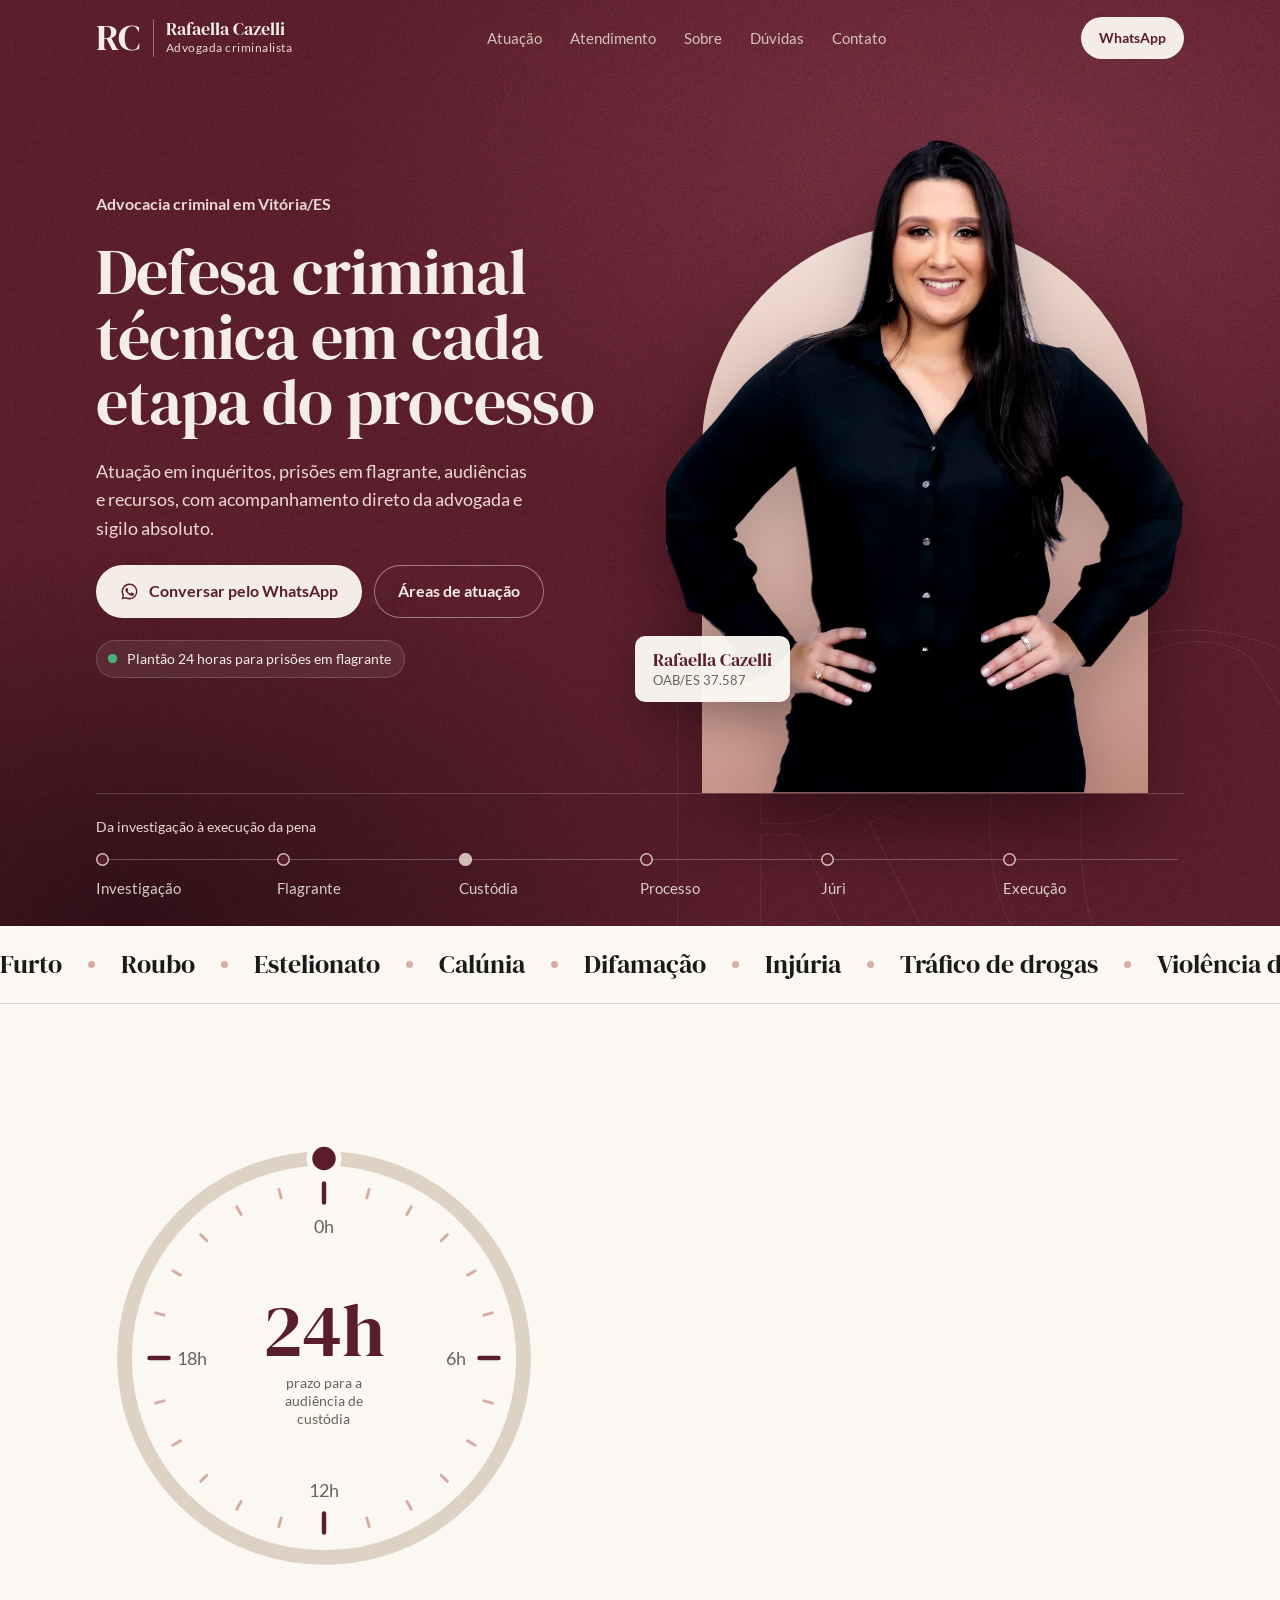
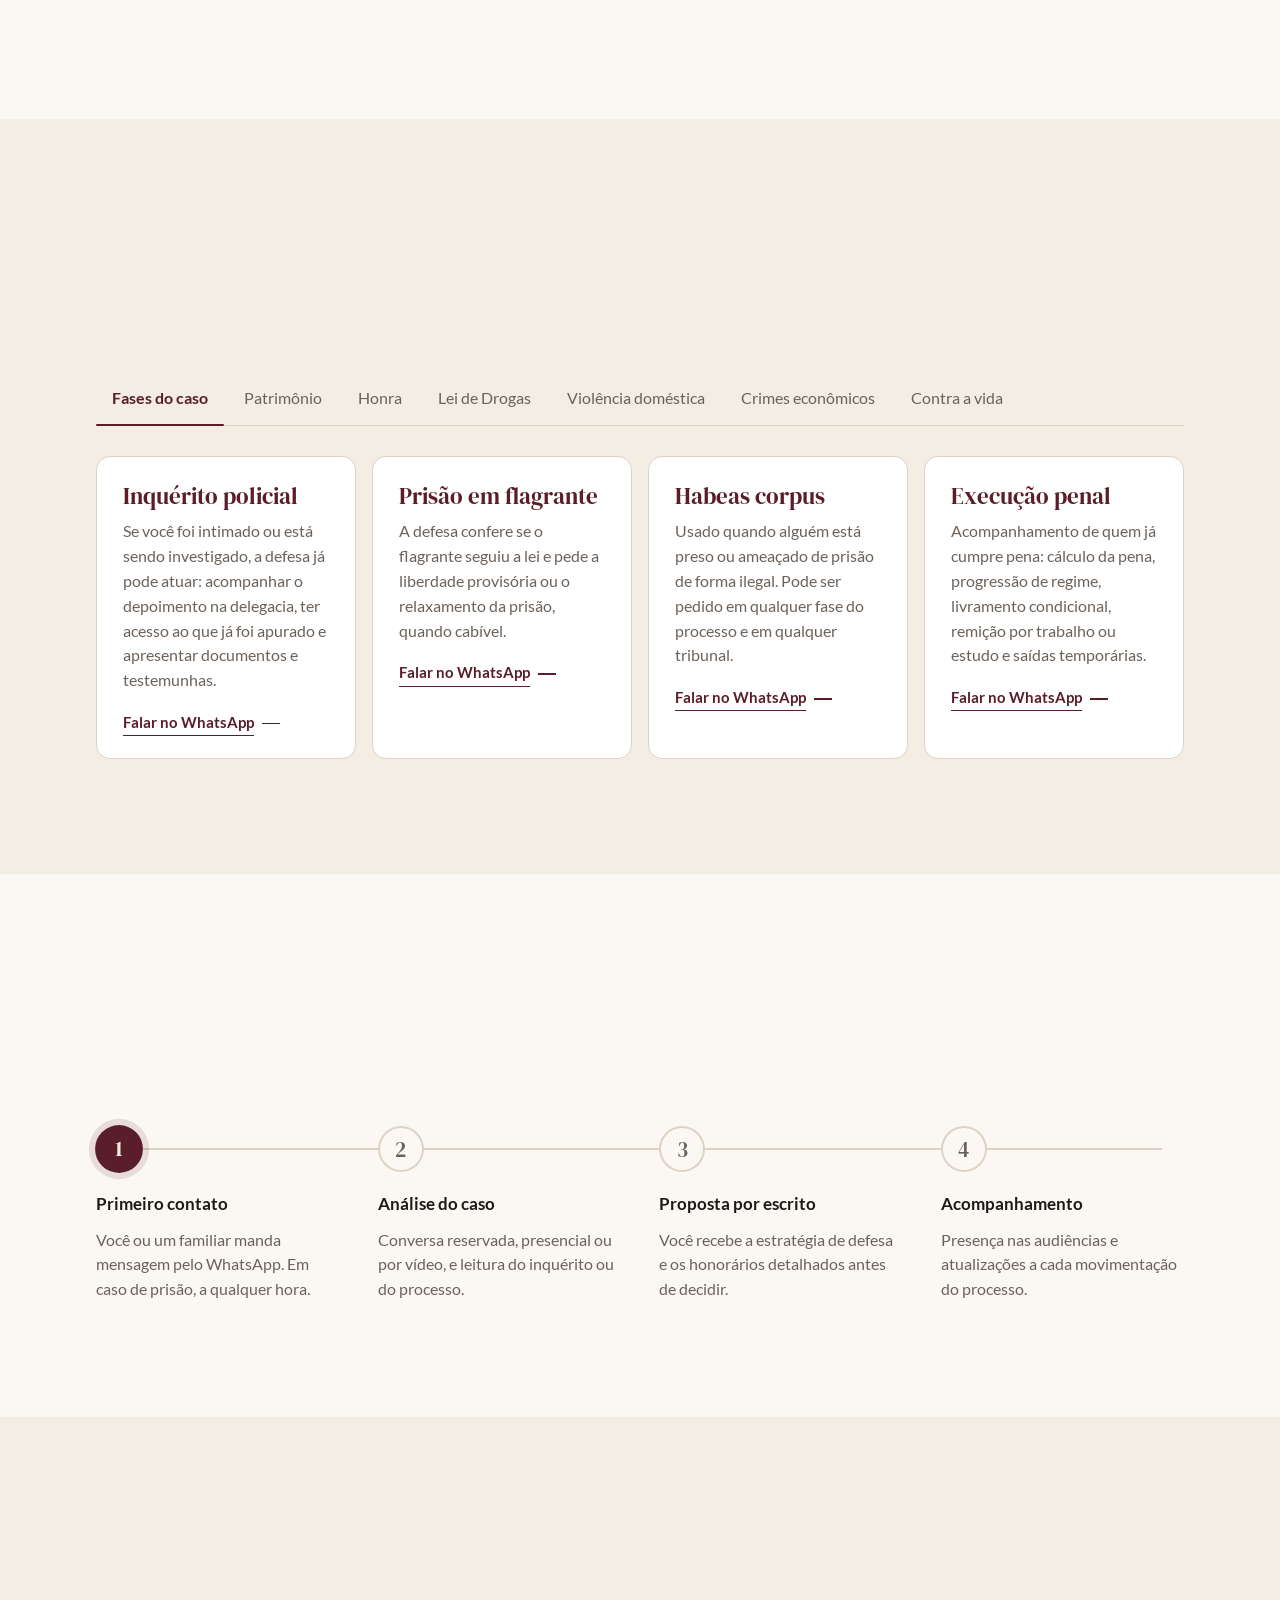
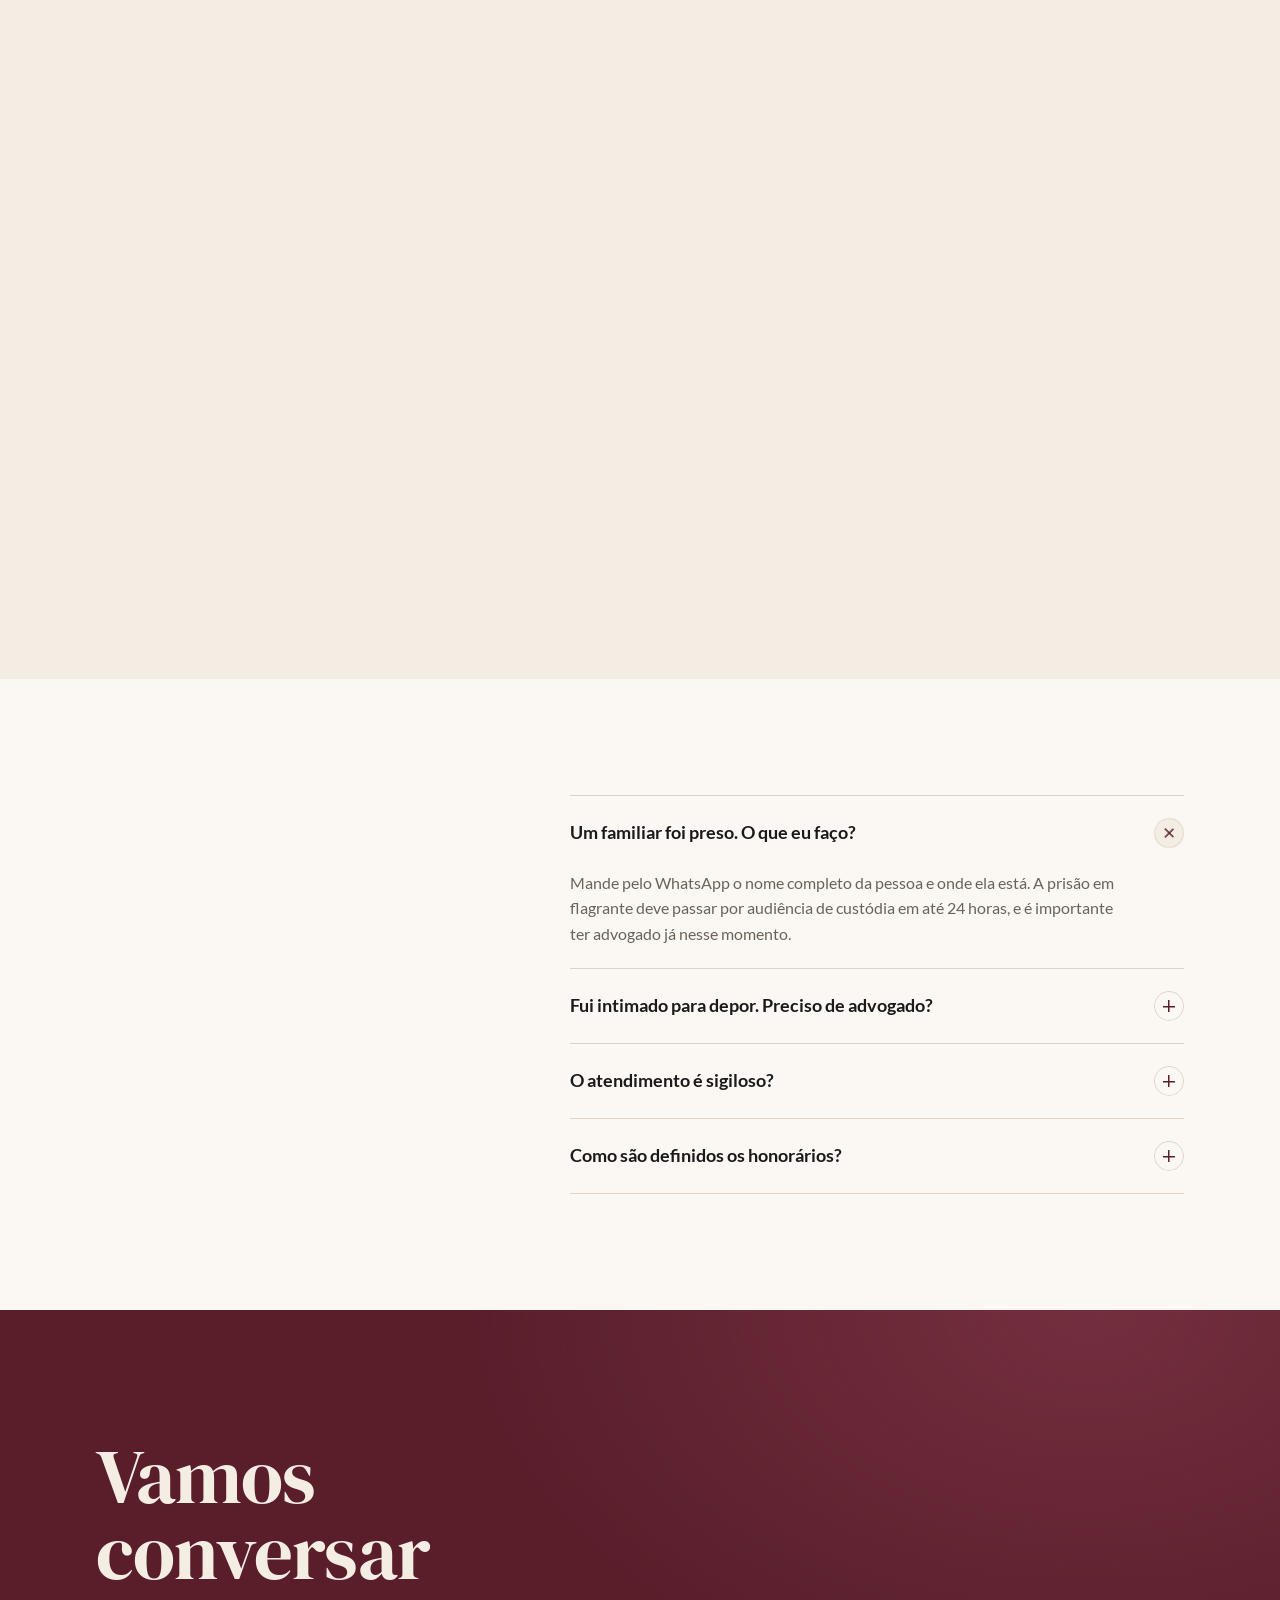
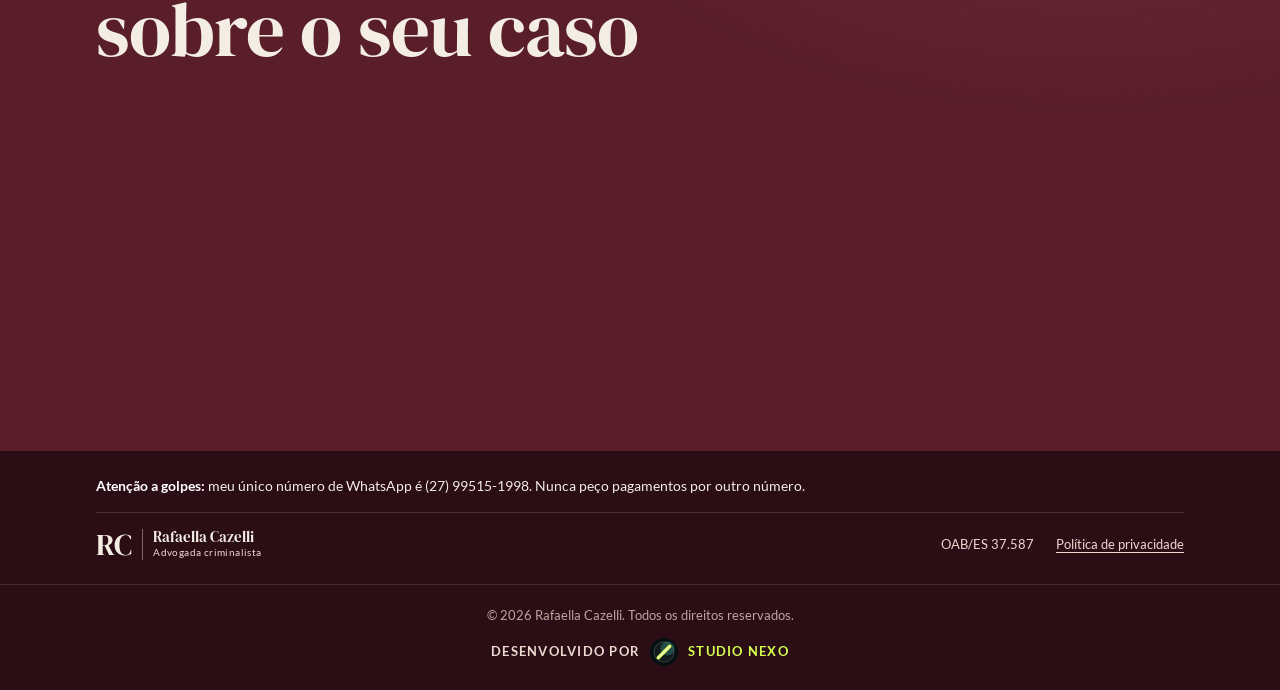
<file: index.html>
<!doctype html>
<html lang="pt-BR">
<head>
  <meta charset="utf-8">
  <meta name="viewport" content="width=device-width, initial-scale=1, viewport-fit=cover">
  <meta http-equiv="Content-Security-Policy" content="default-src 'self'; script-src 'self'; style-src 'self'; font-src 'self'; img-src 'self' data:; connect-src 'none'; object-src 'none'; base-uri 'self'; form-action 'none'; upgrade-insecure-requests">
  <meta name="robots" content="max-image-preview:none">
  <meta name="referrer" content="strict-origin-when-cross-origin">
  <title>Rafaella Cazelli - Advogada Criminalista</title>
  <meta name="description" content="Advogada criminalista em Vitória/ES. Defesa em furto, roubo, estelionato, crimes contra a honra, tráfico de drogas, violência doméstica, Tribunal do Júri, prisão em flagrante, audiência de custódia e habeas corpus. Plantão 24 horas pelo WhatsApp.">
  <meta name="theme-color" content="#5a1e2b">
  <meta property="og:type" content="website">
  <meta property="og:locale" content="pt_BR">
  <meta property="og:title" content="Rafaella Cazelli - Advogada Criminalista">
  <meta property="og:description" content="Defesa criminal técnica em cada etapa do processo. Atendimento em Vitória/ES e plantão 24 horas para flagrantes.">
  <meta property="og:url" content="https://rafaellacazelli.adv.br/">
  <meta property="og:image" content="https://rafaellacazelli.adv.br/assets/img/og-image.jpg">
  <meta property="og:image:width" content="1200">
  <meta property="og:image:height" content="630">
  <meta name="twitter:card" content="summary_large_image">
  <link rel="canonical" href="https://rafaellacazelli.adv.br/">
  <link rel="icon" href="/favicon.ico" sizes="48x48">
  <link rel="icon" type="image/png" sizes="192x192" href="assets/img/icon-192.png">
  <link rel="icon" type="image/png" sizes="96x96" href="assets/img/icon-96.png">
  <link rel="apple-touch-icon" href="assets/img/apple-touch-icon.png">
  <script src="assets/js/early.js"></script>
  <link rel="preload" href="assets/fonts/dm-serif-display-400-latin.woff2" as="font" type="font/woff2" crossorigin>
  <link rel="preload" href="assets/fonts/lato-400-latin.woff2" as="font" type="font/woff2" crossorigin>
  <link rel="stylesheet" href="assets/css/fonts.css">
  <link rel="stylesheet" href="assets/css/style.css">
  <link rel="preload" as="image" href="assets/img/rafaella.webp">
  <script type="application/ld+json">{"@context": "https://schema.org", "@type": "WebSite", "name": "Rafaella Cazelli", "url": "https://rafaellacazelli.adv.br/"}</script>
  <script type="application/ld+json">{"@context": "https://schema.org", "@type": "LegalService", "name": "Rafaella Cazelli · Advocacia Criminal", "description": "Advogada criminalista em Vitória/ES. Inquérito policial, prisão em flagrante, audiência de custódia, habeas corpus, Tribunal do Júri, crimes contra o patrimônio, crimes contra a honra, Lei de Drogas, violência doméstica, crimes econômicos e execução penal.", "telephone": "+55 27 99515-1998", "email": "rafacazellif@gmail.com", "image": "https://rafaellacazelli.adv.br/assets/img/rafaella.webp", "areaServed": "Vitória, Espírito Santo", "address": {"@type": "PostalAddress", "streetAddress": "Av. Princesa Isabel, 574, Ed. Pallas Center, Sala 202, Bloco A", "addressLocality": "Vitória", "addressRegion": "ES", "addressCountry": "BR"}, "employee": {"@type": "Person", "name": "Rafaella Cazelli", "jobTitle": "Advogada criminalista", "alumniOf": "Doctum Vitória"}, "knowsAbout": ["Inquérito policial", "Prisão em flagrante", "Habeas corpus", "Execução penal", "Furto", "Roubo", "Estelionato e golpes", "Calúnia", "Difamação", "Injúria", "Tráfico de drogas", "Porte para uso pessoal", "Lei Maria da Penha", "Medidas protetivas", "Crimes tributários", "Lavagem de dinheiro", "Tribunal do Júri", "Audiência de custódia"], "url": "https://rafaellacazelli.adv.br/"}</script>
  <script type="application/ld+json">{"@context": "https://schema.org", "@type": "FAQPage", "mainEntity": [{"@type": "Question", "name": "Um familiar foi preso. O que eu faço?", "acceptedAnswer": {"@type": "Answer", "text": "Mande pelo WhatsApp o nome completo da pessoa e onde ela está. A prisão em flagrante deve passar por audiência de custódia em até 24 horas, e é importante ter advogado já nesse momento."}}, {"@type": "Question", "name": "Fui intimado para depor. Preciso de advogado?", "acceptedAnswer": {"@type": "Answer", "text": "É recomendável. Com um advogado presente, você entende o motivo da intimação antes de falar e garante que seus direitos sejam respeitados, inclusive o de permanecer em silêncio."}}, {"@type": "Question", "name": "O atendimento é sigiloso?", "acceptedAnswer": {"@type": "Answer", "text": "Sim. Tudo o que você conta à advogada é protegido pelo sigilo profissional, desde a primeira mensagem."}}, {"@type": "Question", "name": "Como são definidos os honorários?", "acceptedAnswer": {"@type": "Answer", "text": "Seguem a tabela da OAB do seu estado e são combinados por escrito antes de qualquer serviço começar."}}]}</script>
</head>
<body>
  <a class="skip" href="#conteudo">Pular para o conteúdo</a>

  <header class="nav" id="topo">
    <div class="wrap">
      <a href="#inicio" class="nav-home" aria-label="Rafaella Cazelli, voltar ao início"><span class="lockup"><strong>RC</strong><i></i><span><b>Rafaella Cazelli</b>Advogada criminalista</span></span></a>
      <nav class="nav-links" id="menu" aria-label="Seções do site">
        <a href="#atuacao">Atuação</a>
        <a href="#atendimento">Atendimento</a>
        <a href="#sobre">Sobre</a>
        <a href="#duvidas">Dúvidas</a>
        <a href="#contato">Contato</a>
      </nav>
      <a class="btn small nav-wa" href="https://wa.me/5527995151998?text=Ol%C3%A1%2C%20Rafaella.%20Vim%20pelo%20site%20e%20gostaria%20de%20orienta%C3%A7%C3%A3o%20jur%C3%ADdica%20na%20%C3%A1rea%20criminal." target="_blank" rel="noopener">WhatsApp</a>
      <button class="menu-btn" type="button" aria-expanded="false" aria-controls="menu"><span></span><span></span><span></span><b class="sr-only">Abrir menu</b></button>
    </div>
    <span class="progress" aria-hidden="true"></span>
  </header>

  <main id="conteudo">
    <section class="hero" id="inicio">
      <div class="hero-grain" aria-hidden="true"></div>
      <span class="hero-mono" aria-hidden="true">RC</span>
      <div class="wrap hero-grid">
        <div class="hero-text">
          <p class="kicker">Advocacia criminal em Vitória/ES</p>
          <h1 class="split">Defesa criminal técnica em cada etapa do processo</h1>
          <p class="lead">Atuação em inquéritos, prisões em flagrante, audiências e recursos, com acompanhamento direto da advogada e sigilo absoluto.</p>
          <div class="btns">
            <a class="btn light magnetic" href="https://wa.me/5527995151998?text=Ol%C3%A1%2C%20Rafaella.%20Vim%20pelo%20site%20e%20gostaria%20de%20orienta%C3%A7%C3%A3o%20jur%C3%ADdica%20na%20%C3%A1rea%20criminal." target="_blank" rel="noopener"><svg viewBox="0 0 24 24" aria-hidden="true"><path fill="currentColor" d="M12 2a10 10 0 0 0-8.6 15.1L2 22l5-1.3A10 10 0 1 0 12 2Zm0 18.2a8.2 8.2 0 0 1-4.2-1.2l-.3-.2-3 .8.8-2.9-.2-.3A8.2 8.2 0 1 1 12 20.2Zm4.5-6.1c-.2-.1-1.5-.7-1.7-.8s-.4-.1-.6.1-.7.8-.8 1-.3.2-.5.1a6.7 6.7 0 0 1-3.3-2.9c-.2-.4.2-.4.7-1.3a.5.5 0 0 0 0-.5l-.8-1.9c-.2-.5-.4-.4-.6-.4h-.5a1 1 0 0 0-.7.3 3 3 0 0 0-.9 2.2 5.2 5.2 0 0 0 1.1 2.7 11.9 11.9 0 0 0 4.6 4c1.7.7 2.4.8 3.2.7a2.8 2.8 0 0 0 1.9-1.3 2.3 2.3 0 0 0 .2-1.3c-.1-.2-.3-.2-.5-.3Z"/></svg><span>Conversar pelo WhatsApp</span></a>
            <a class="btn ghost" href="#atuacao">Áreas de atuação</a>
          </div>
          <p class="live-pill"><span class="live" aria-hidden="true"></span>Plantão 24 horas para prisões em flagrante</p>
        </div>
        <figure class="hero-figure">
          <span class="arch" aria-hidden="true"></span>
          <img src="assets/img/rafaella.webp" width="900" height="1134" alt="Rafaella Cazelli, advogada criminalista" fetchpriority="high">
          <figcaption class="hero-tag"><b>Rafaella Cazelli</b><span>OAB/ES 37.587</span></figcaption>
        </figure>
      </div>
      <div class="wrap">
        <nav class="path" aria-label="Fases de um processo criminal">
          <p class="path-title">Da investigação à execução da pena</p>
          <ol>
            <li><a href="#atuacao" data-tab="fases"><span class="path-dot" aria-hidden="true"></span>Investigação</a></li>
            <li><a href="#atuacao" data-tab="fases"><span class="path-dot" aria-hidden="true"></span>Flagrante</a></li>
            <li><a href="#urgente"><span class="path-dot" aria-hidden="true"></span>Custódia</a></li>
            <li><a href="#atuacao" data-tab="fases"><span class="path-dot" aria-hidden="true"></span>Processo</a></li>
            <li><a href="#atuacao" data-tab="vida"><span class="path-dot" aria-hidden="true"></span>Júri</a></li>
            <li><a href="#atuacao" data-tab="fases"><span class="path-dot" aria-hidden="true"></span>Execução</a></li>
          </ol>
        </nav>
      </div>
    </section>

    <div class="ticker" aria-label="Crimes em que a advogada atua">
      <div class="ticker-track">
        <div class="ticker-set"><a class="tick-item" href="#atuacao" data-tab="patrimonio">Furto</a><a class="tick-item" href="#atuacao" data-tab="patrimonio">Roubo</a><a class="tick-item" href="#atuacao" data-tab="patrimonio">Estelionato</a><a class="tick-item" href="#atuacao" data-tab="honra">Calúnia</a><a class="tick-item" href="#atuacao" data-tab="honra">Difamação</a><a class="tick-item" href="#atuacao" data-tab="honra">Injúria</a><a class="tick-item" href="#atuacao" data-tab="drogas">Tráfico de drogas</a><a class="tick-item" href="#atuacao" data-tab="domestica">Violência doméstica</a><a class="tick-item" href="#atuacao" data-tab="domestica">Medidas protetivas</a><a class="tick-item" href="#atuacao" data-tab="fases">Habeas corpus</a><a class="tick-item" href="#atuacao" data-tab="vida">Tribunal do Júri</a><a class="tick-item" href="#atuacao" data-tab="economicos">Lavagem de dinheiro</a><a class="tick-item" href="#atuacao" data-tab="fases">Execução penal</a><a class="tick-item" href="#atuacao" data-tab="fases">Inquérito policial</a></div>
        <div class="ticker-set" aria-hidden="true"><a tabindex="-1" class="tick-item" href="#atuacao" data-tab="patrimonio">Furto</a><a tabindex="-1" class="tick-item" href="#atuacao" data-tab="patrimonio">Roubo</a><a tabindex="-1" class="tick-item" href="#atuacao" data-tab="patrimonio">Estelionato</a><a tabindex="-1" class="tick-item" href="#atuacao" data-tab="honra">Calúnia</a><a tabindex="-1" class="tick-item" href="#atuacao" data-tab="honra">Difamação</a><a tabindex="-1" class="tick-item" href="#atuacao" data-tab="honra">Injúria</a><a tabindex="-1" class="tick-item" href="#atuacao" data-tab="drogas">Tráfico de drogas</a><a tabindex="-1" class="tick-item" href="#atuacao" data-tab="domestica">Violência doméstica</a><a tabindex="-1" class="tick-item" href="#atuacao" data-tab="domestica">Medidas protetivas</a><a tabindex="-1" class="tick-item" href="#atuacao" data-tab="fases">Habeas corpus</a><a tabindex="-1" class="tick-item" href="#atuacao" data-tab="vida">Tribunal do Júri</a><a tabindex="-1" class="tick-item" href="#atuacao" data-tab="economicos">Lavagem de dinheiro</a><a tabindex="-1" class="tick-item" href="#atuacao" data-tab="fases">Execução penal</a><a tabindex="-1" class="tick-item" href="#atuacao" data-tab="fases">Inquérito policial</a></div>
      </div>
    </div>

    <section class="urgent" id="urgente">
      <div class="wrap urgent-grid">
        <div class="dial" data-reveal>
          <svg class="dial-svg" viewBox="0 0 300 300" aria-hidden="true">
              <circle class="dial-track" cx="150" cy="150" r="136"/>
              <circle class="dial-arc" cx="150" cy="150" r="136" pathLength="100" transform="rotate(-90 150 150)"/>
              <line class="tick major" x1="150.0" y1="44.0" x2="150.0" y2="31.0"/><line class="tick" x1="179.2" y1="40.9" x2="180.8" y2="35.1"/><line class="tick" x1="206.5" y1="52.1" x2="209.5" y2="46.9"/><line class="tick" x1="229.9" y1="70.1" x2="234.1" y2="65.9"/><line class="tick" x1="247.9" y1="93.5" x2="253.1" y2="90.5"/><line class="tick" x1="259.1" y1="120.8" x2="264.9" y2="119.2"/><line class="tick major" x1="256.0" y1="150.0" x2="269.0" y2="150.0"/><line class="tick" x1="259.1" y1="179.2" x2="264.9" y2="180.8"/><line class="tick" x1="247.9" y1="206.5" x2="253.1" y2="209.5"/><line class="tick" x1="229.9" y1="229.9" x2="234.1" y2="234.1"/><line class="tick" x1="206.5" y1="247.9" x2="209.5" y2="253.1"/><line class="tick" x1="179.2" y1="259.1" x2="180.8" y2="264.9"/><line class="tick major" x1="150.0" y1="256.0" x2="150.0" y2="269.0"/><line class="tick" x1="120.8" y1="259.1" x2="119.2" y2="264.9"/><line class="tick" x1="93.5" y1="247.9" x2="90.5" y2="253.1"/><line class="tick" x1="70.1" y1="229.9" x2="65.9" y2="234.1"/><line class="tick" x1="52.1" y1="206.5" x2="46.9" y2="209.5"/><line class="tick" x1="40.9" y1="179.2" x2="35.1" y2="180.8"/><line class="tick major" x1="44.0" y1="150.0" x2="31.0" y2="150.0"/><line class="tick" x1="40.9" y1="120.8" x2="35.1" y2="119.2"/><line class="tick" x1="52.1" y1="93.5" x2="46.9" y2="90.5"/><line class="tick" x1="70.1" y1="70.1" x2="65.9" y2="65.9"/><line class="tick" x1="93.5" y1="52.1" x2="90.5" y2="46.9"/><line class="tick" x1="120.8" y1="40.9" x2="119.2" y2="35.1"/>
              <text class="dial-num" x="150.0" y="65.0">0h</text><text class="dial-num" x="240.0" y="155.0">6h</text><text class="dial-num" x="150.0" y="245.0">12h</text><text class="dial-num" x="60.0" y="155.0">18h</text>
              <g class="dial-hand"><circle class="dial-marker" cx="150" cy="14" r="10"/></g>
            </svg>
          <div class="dial-center"><strong>24h</strong><span>prazo para a audiência de custódia</span></div>
        </div>
        <div class="urgent-text" data-reveal>
          <h2>Alguém foi preso agora?</h2>
          <p>Toda pessoa presa em flagrante deve ser apresentada a um juiz em até 24 horas. Nessa audiência, a defesa verifica se a prisão foi legal, se houve abuso e pede que a pessoa responda ao processo em liberdade.</p>
          <ol class="urgent-list">
            <li>Anote o nome completo da pessoa e a delegacia para onde foi levada.</li>
            <li>Não dê declarações sobre o caso sem a advogada presente.</li>
            <li>Chame a advogada antes da audiência de custódia.</li>
          </ol>
          <a class="btn magnetic" href="https://wa.me/5527995151998?text=Ol%C3%A1%2C%20Rafaella.%20Um%20familiar%20acabou%20de%20ser%20preso%20e%20preciso%20de%20ajuda%20com%20a%20audi%C3%AAncia%20de%20cust%C3%B3dia." target="_blank" rel="noopener"><svg viewBox="0 0 24 24" aria-hidden="true"><path fill="currentColor" d="M12 2a10 10 0 0 0-8.6 15.1L2 22l5-1.3A10 10 0 1 0 12 2Zm0 18.2a8.2 8.2 0 0 1-4.2-1.2l-.3-.2-3 .8.8-2.9-.2-.3A8.2 8.2 0 1 1 12 20.2Zm4.5-6.1c-.2-.1-1.5-.7-1.7-.8s-.4-.1-.6.1-.7.8-.8 1-.3.2-.5.1a6.7 6.7 0 0 1-3.3-2.9c-.2-.4.2-.4.7-1.3a.5.5 0 0 0 0-.5l-.8-1.9c-.2-.5-.4-.4-.6-.4h-.5a1 1 0 0 0-.7.3 3 3 0 0 0-.9 2.2 5.2 5.2 0 0 0 1.1 2.7 11.9 11.9 0 0 0 4.6 4c1.7.7 2.4.8 3.2.7a2.8 2.8 0 0 0 1.9-1.3 2.3 2.3 0 0 0 .2-1.3c-.1-.2-.3-.2-.5-.3Z"/></svg><span>Um familiar foi preso agora</span></a>
        </div>
      </div>
    </section>

    <section class="section areas" id="atuacao">
      <div class="wrap">
        <div class="section-head" data-reveal>
          <h2>Áreas de atuação</h2>
          <p class="hint">Escolha o tipo de caso para ver como a defesa atua.</p>
        </div>
        <div class="tabs" role="tablist" aria-label="Tipos de caso">
          <button class="tab" type="button" role="tab" id="tab-fases" aria-controls="painel-fases" aria-selected="true" tabindex="0">Fases do caso</button>
          <button class="tab" type="button" role="tab" id="tab-patrimonio" aria-controls="painel-patrimonio" aria-selected="false" tabindex="-1">Patrimônio</button>
          <button class="tab" type="button" role="tab" id="tab-honra" aria-controls="painel-honra" aria-selected="false" tabindex="-1">Honra</button>
          <button class="tab" type="button" role="tab" id="tab-drogas" aria-controls="painel-drogas" aria-selected="false" tabindex="-1">Lei de Drogas</button>
          <button class="tab" type="button" role="tab" id="tab-domestica" aria-controls="painel-domestica" aria-selected="false" tabindex="-1">Violência doméstica</button>
          <button class="tab" type="button" role="tab" id="tab-economicos" aria-controls="painel-economicos" aria-selected="false" tabindex="-1">Crimes econômicos</button>
          <button class="tab" type="button" role="tab" id="tab-vida" aria-controls="painel-vida" aria-selected="false" tabindex="-1">Contra a vida</button>
          <span class="tab-indicator" aria-hidden="true"></span>
        </div>
        <div class="tab-panel" role="tabpanel" id="painel-fases" aria-labelledby="tab-fases" tabindex="0">
          <h3 class="panel-title">Fases do caso</h3>
          <div class="cards n4">
            <article class="card">
              <h4>Inquérito policial</h4>
              <p>Se você foi intimado ou está sendo investigado, a defesa já pode atuar: acompanhar o depoimento na delegacia, ter acesso ao que já foi apurado e apresentar documentos e testemunhas.</p>
              <a class="card-link" href="https://wa.me/5527995151998?text=Ol%C3%A1%2C%20Rafaella.%20Vim%20pelo%20site%20e%20gostaria%20de%20orienta%C3%A7%C3%A3o%20jur%C3%ADdica%20sobre%20inqu%C3%A9rito%20policial." target="_blank" rel="noopener"><span>Falar no WhatsApp</span></a>
            </article>
            <article class="card">
              <h4>Prisão em flagrante</h4>
              <p>A defesa confere se o flagrante seguiu a lei e pede a liberdade provisória ou o relaxamento da prisão, quando cabível.</p>
              <a class="card-link" href="https://wa.me/5527995151998?text=Ol%C3%A1%2C%20Rafaella.%20Vim%20pelo%20site%20e%20gostaria%20de%20orienta%C3%A7%C3%A3o%20jur%C3%ADdica%20sobre%20pris%C3%A3o%20em%20flagrante." target="_blank" rel="noopener"><span>Falar no WhatsApp</span></a>
            </article>
            <article class="card">
              <h4>Habeas corpus</h4>
              <p>Usado quando alguém está preso ou ameaçado de prisão de forma ilegal. Pode ser pedido em qualquer fase do processo e em qualquer tribunal.</p>
              <a class="card-link" href="https://wa.me/5527995151998?text=Ol%C3%A1%2C%20Rafaella.%20Vim%20pelo%20site%20e%20gostaria%20de%20orienta%C3%A7%C3%A3o%20jur%C3%ADdica%20sobre%20habeas%20corpus." target="_blank" rel="noopener"><span>Falar no WhatsApp</span></a>
            </article>
            <article class="card">
              <h4>Execução penal</h4>
              <p>Acompanhamento de quem já cumpre pena: cálculo da pena, progressão de regime, livramento condicional, remição por trabalho ou estudo e saídas temporárias.</p>
              <a class="card-link" href="https://wa.me/5527995151998?text=Ol%C3%A1%2C%20Rafaella.%20Vim%20pelo%20site%20e%20gostaria%20de%20orienta%C3%A7%C3%A3o%20jur%C3%ADdica%20sobre%20execu%C3%A7%C3%A3o%20penal." target="_blank" rel="noopener"><span>Falar no WhatsApp</span></a>
            </article>
          </div>
        </div>
        <div class="tab-panel" role="tabpanel" id="painel-patrimonio" aria-labelledby="tab-patrimonio" tabindex="0">
          <h3 class="panel-title">Patrimônio</h3>
          <div class="cards n3">
            <article class="card">
              <h4>Furto</h4>
              <p>Defesa em acusações de furto simples ou qualificado, desde o depoimento na delegacia até o julgamento.</p>
              <a class="card-link" href="https://wa.me/5527995151998?text=Ol%C3%A1%2C%20Rafaella.%20Vim%20pelo%20site%20e%20gostaria%20de%20orienta%C3%A7%C3%A3o%20jur%C3%ADdica%20sobre%20furto." target="_blank" rel="noopener"><span>Falar no WhatsApp</span></a>
            </article>
            <article class="card">
              <h4>Roubo</h4>
              <p>Defesa em processos por roubo, inclusive o pedido de liberdade logo depois da prisão.</p>
              <a class="card-link" href="https://wa.me/5527995151998?text=Ol%C3%A1%2C%20Rafaella.%20Vim%20pelo%20site%20e%20gostaria%20de%20orienta%C3%A7%C3%A3o%20jur%C3%ADdica%20sobre%20roubo." target="_blank" rel="noopener"><span>Falar no WhatsApp</span></a>
            </article>
            <article class="card">
              <h4>Estelionato e golpes</h4>
              <p>Defesa em investigações por estelionato, golpes pela internet, fraudes e uso de conta de terceiros.</p>
              <a class="card-link" href="https://wa.me/5527995151998?text=Ol%C3%A1%2C%20Rafaella.%20Vim%20pelo%20site%20e%20gostaria%20de%20orienta%C3%A7%C3%A3o%20jur%C3%ADdica%20sobre%20estelionato." target="_blank" rel="noopener"><span>Falar no WhatsApp</span></a>
            </article>
          </div>
        </div>
        <div class="tab-panel" role="tabpanel" id="painel-honra" aria-labelledby="tab-honra" tabindex="0">
          <h3 class="panel-title">Honra</h3>
          <div class="cards n3">
            <article class="card">
              <h4>Calúnia</h4>
              <p>Quando alguém atribui falsamente a outra pessoa a prática de um crime. A advogada atua tanto para quem foi acusado quanto para quem foi ofendido.</p>
              <a class="card-link" href="https://wa.me/5527995151998?text=Ol%C3%A1%2C%20Rafaella.%20Vim%20pelo%20site%20e%20gostaria%20de%20orienta%C3%A7%C3%A3o%20jur%C3%ADdica%20sobre%20cal%C3%BAnia." target="_blank" rel="noopener"><span>Falar no WhatsApp</span></a>
            </article>
            <article class="card">
              <h4>Difamação</h4>
              <p>Quando alguém espalha um fato que ofende a reputação de outra pessoa, pessoalmente ou na internet.</p>
              <a class="card-link" href="https://wa.me/5527995151998?text=Ol%C3%A1%2C%20Rafaella.%20Vim%20pelo%20site%20e%20gostaria%20de%20orienta%C3%A7%C3%A3o%20jur%C3%ADdica%20sobre%20difama%C3%A7%C3%A3o." target="_blank" rel="noopener"><span>Falar no WhatsApp</span></a>
            </article>
            <article class="card">
              <h4>Injúria</h4>
              <p>Ofensas e xingamentos que atingem a dignidade de alguém, inclusive em redes sociais e grupos de mensagem.</p>
              <a class="card-link" href="https://wa.me/5527995151998?text=Ol%C3%A1%2C%20Rafaella.%20Vim%20pelo%20site%20e%20gostaria%20de%20orienta%C3%A7%C3%A3o%20jur%C3%ADdica%20sobre%20inj%C3%BAria." target="_blank" rel="noopener"><span>Falar no WhatsApp</span></a>
            </article>
          </div>
        </div>
        <div class="tab-panel" role="tabpanel" id="painel-drogas" aria-labelledby="tab-drogas" tabindex="0">
          <h3 class="panel-title">Lei de Drogas</h3>
          <div class="cards n2">
            <article class="card">
              <h4>Tráfico de drogas</h4>
              <p>Defesa em flagrantes, inquéritos e processos por tráfico, com análise de como foi feita a abordagem e a apreensão.</p>
              <a class="card-link" href="https://wa.me/5527995151998?text=Ol%C3%A1%2C%20Rafaella.%20Vim%20pelo%20site%20e%20gostaria%20de%20orienta%C3%A7%C3%A3o%20jur%C3%ADdica%20sobre%20tr%C3%A1fico%20de%20drogas." target="_blank" rel="noopener"><span>Falar no WhatsApp</span></a>
            </article>
            <article class="card">
              <h4>Porte para uso pessoal</h4>
              <p>Defesa para que o caso seja tratado como uso pessoal, e não como tráfico, quando as circunstâncias indicam isso.</p>
              <a class="card-link" href="https://wa.me/5527995151998?text=Ol%C3%A1%2C%20Rafaella.%20Vim%20pelo%20site%20e%20gostaria%20de%20orienta%C3%A7%C3%A3o%20jur%C3%ADdica%20sobre%20porte%20de%20drogas%20para%20uso%20pessoal." target="_blank" rel="noopener"><span>Falar no WhatsApp</span></a>
            </article>
          </div>
        </div>
        <div class="tab-panel" role="tabpanel" id="painel-domestica" aria-labelledby="tab-domestica" tabindex="0">
          <h3 class="panel-title">Violência doméstica</h3>
          <div class="cards n2">
            <article class="card">
              <h4>Lei Maria da Penha</h4>
              <p>Defesa em inquéritos e processos por violência doméstica e familiar.</p>
              <a class="card-link" href="https://wa.me/5527995151998?text=Ol%C3%A1%2C%20Rafaella.%20Vim%20pelo%20site%20e%20gostaria%20de%20orienta%C3%A7%C3%A3o%20jur%C3%ADdica%20sobre%20viol%C3%AAncia%20dom%C3%A9stica." target="_blank" rel="noopener"><span>Falar no WhatsApp</span></a>
            </article>
            <article class="card">
              <h4>Medidas protetivas</h4>
              <p>Atuação em pedidos de medida protetiva, na contestação delas e em casos de descumprimento.</p>
              <a class="card-link" href="https://wa.me/5527995151998?text=Ol%C3%A1%2C%20Rafaella.%20Vim%20pelo%20site%20e%20gostaria%20de%20orienta%C3%A7%C3%A3o%20jur%C3%ADdica%20sobre%20medidas%20protetivas." target="_blank" rel="noopener"><span>Falar no WhatsApp</span></a>
            </article>
          </div>
        </div>
        <div class="tab-panel" role="tabpanel" id="painel-economicos" aria-labelledby="tab-economicos" tabindex="0">
          <h3 class="panel-title">Crimes econômicos</h3>
          <div class="cards n2">
            <article class="card">
              <h4>Crimes tributários</h4>
              <p>Defesa em investigações e processos por sonegação e outros crimes contra a ordem tributária.</p>
              <a class="card-link" href="https://wa.me/5527995151998?text=Ol%C3%A1%2C%20Rafaella.%20Vim%20pelo%20site%20e%20gostaria%20de%20orienta%C3%A7%C3%A3o%20jur%C3%ADdica%20sobre%20crimes%20tribut%C3%A1rios." target="_blank" rel="noopener"><span>Falar no WhatsApp</span></a>
            </article>
            <article class="card">
              <h4>Lavagem de dinheiro</h4>
              <p>Defesa em investigações e processos por lavagem de dinheiro, com análise detalhada de documentos e movimentações financeiras.</p>
              <a class="card-link" href="https://wa.me/5527995151998?text=Ol%C3%A1%2C%20Rafaella.%20Vim%20pelo%20site%20e%20gostaria%20de%20orienta%C3%A7%C3%A3o%20jur%C3%ADdica%20sobre%20lavagem%20de%20dinheiro." target="_blank" rel="noopener"><span>Falar no WhatsApp</span></a>
            </article>
          </div>
        </div>
        <div class="tab-panel" role="tabpanel" id="painel-vida" aria-labelledby="tab-vida" tabindex="0">
          <h3 class="panel-title">Contra a vida</h3>
          <div class="cards n1">
            <article class="card">
              <h4>Tribunal do Júri</h4>
              <p>Homicídio e outros crimes dolosos contra a vida são julgados por jurados. A defesa atua desde a fase de provas até a sessão de julgamento em plenário.</p>
              <a class="card-link" href="https://wa.me/5527995151998?text=Ol%C3%A1%2C%20Rafaella.%20Vim%20pelo%20site%20e%20gostaria%20de%20orienta%C3%A7%C3%A3o%20jur%C3%ADdica%20sobre%20Tribunal%20do%20J%C3%BAri." target="_blank" rel="noopener"><span>Falar no WhatsApp</span></a>
            </article>
          </div>
        </div>
      </div>
    </section>

    <section class="section paper journey" id="atendimento">
      <div class="wrap">
        <div class="section-head" data-reveal>
          <h2>Como funciona o atendimento</h2>
          <p class="hint">Do primeiro contato ao acompanhamento do processo.</p>
        </div>
        <div class="steps-wrap">
          <span class="steps-line" aria-hidden="true"><span class="steps-fill"></span></span>
          <ol class="steps">
          <li class="step">
            <span class="step-node" aria-hidden="true">1</span>
            <h3>Primeiro contato</h3>
            <p>Você ou um familiar manda mensagem pelo WhatsApp. Em caso de prisão, a qualquer hora.</p>
          </li>
          <li class="step">
            <span class="step-node" aria-hidden="true">2</span>
            <h3>Análise do caso</h3>
            <p>Conversa reservada, presencial ou por vídeo, e leitura do inquérito ou do processo.</p>
          </li>
          <li class="step">
            <span class="step-node" aria-hidden="true">3</span>
            <h3>Proposta por escrito</h3>
            <p>Você recebe a estratégia de defesa e os honorários detalhados antes de decidir.</p>
          </li>
          <li class="step">
            <span class="step-node" aria-hidden="true">4</span>
            <h3>Acompanhamento</h3>
            <p>Presença nas audiências e atualizações a cada movimentação do processo.</p>
          </li>
          </ol>
        </div>
      </div>
    </section>

    <section class="section about" id="sobre">
      <div class="wrap about-grid">
        <div class="about-photo" data-reveal="clip"><img src="assets/img/escritorio.webp" width="1100" height="744" alt="Sala de atendimento do escritório no Ed. Pallas Center, em Vitória" loading="lazy"></div>
        <div class="about-text" data-reveal>
          <h2>Rafaella Cazelli</h2>
          <p>Advogada criminalista formada pela Doctum Vitória. Acredita que toda pessoa tem direito a uma defesa técnica, atenta e feita com sigilo, e que o cliente e a família precisam entender cada etapa do processo sem juridiquês.</p>
          <blockquote>Toda pessoa tem direito a uma defesa técnica, digna e feita com sigilo.</blockquote>
          <dl class="facts">
            <div><dt>Inscrição</dt><dd>OAB/ES 37.587</dd></div>
            <div><dt>Formação</dt><dd>Doctum Vitória</dd></div>
            <div><dt>Escritório</dt><dd>Centro de Vitória/ES</dd></div>
          </dl>
        </div>
      </div>
    </section>

    <section class="section paper" id="duvidas">
      <div class="wrap faq-grid">
        <div class="section-head" data-reveal>
          <h2>Dúvidas comuns</h2>
          <p class="hint">Se a sua dúvida não estiver aqui, pergunte pelo WhatsApp.</p>
        </div>
        <div class="faq">
          <details open>
            <summary>Um familiar foi preso. O que eu faço?</summary>
            <div class="faq-body"><p>Mande pelo WhatsApp o nome completo da pessoa e onde ela está. A prisão em flagrante deve passar por audiência de custódia em até 24 horas, e é importante ter advogado já nesse momento.</p></div>
          </details>
          <details>
            <summary>Fui intimado para depor. Preciso de advogado?</summary>
            <div class="faq-body"><p>É recomendável. Com um advogado presente, você entende o motivo da intimação antes de falar e garante que seus direitos sejam respeitados, inclusive o de permanecer em silêncio.</p></div>
          </details>
          <details>
            <summary>O atendimento é sigiloso?</summary>
            <div class="faq-body"><p>Sim. Tudo o que você conta à advogada é protegido pelo sigilo profissional, desde a primeira mensagem.</p></div>
          </details>
          <details>
            <summary>Como são definidos os honorários?</summary>
            <div class="faq-body"><p>Seguem a tabela da OAB do seu estado e são combinados por escrito antes de qualquer serviço começar.</p></div>
          </details>
        </div>
      </div>
    </section>

    <section class="contact" id="contato">
      <div class="wrap">
        <h2 class="split">Vamos conversar sobre o seu caso</h2>
        <div class="contact-cols">
          <div class="contact-card" data-reveal><small>WhatsApp</small><span>(27) 99515-1998</span><div class="acts"><a class="act" href="https://wa.me/5527995151998?text=Ol%C3%A1%2C%20Rafaella.%20Vim%20pelo%20site%20e%20gostaria%20de%20orienta%C3%A7%C3%A3o%20jur%C3%ADdica%20na%20%C3%A1rea%20criminal." target="_blank" rel="noopener">Abrir conversa</a><button class="act" type="button" data-copy="(27) 99515-1998" data-copied="Número copiado">Copiar número</button></div></div>
          <div class="contact-card" data-reveal><small>E-mail</small><span>rafacazellif@gmail.com</span><div class="acts"><button class="act" type="button" data-copy="rafacazellif@gmail.com" data-copied="E-mail copiado">Copiar e-mail</button></div></div>
          <div class="contact-card" data-reveal><small>Escritório</small><span>Av. Princesa Isabel, 574, Ed. Pallas Center, Sala 202, Bloco A, Centro, Vitória/ES</span><div class="acts"><a class="act" href="https://www.google.com/maps/search/?api=1&query=Av.%20Princesa%20Isabel%2C%20574%2C%20Ed.%20Pallas%20Center%2C%20Centro%2C%20Vit%C3%B3ria%20-%20ES" target="_blank" rel="noopener">Ver no mapa</a></div></div>
        </div>
      </div>
    </section>
  </main>

  <footer class="footer">
    <div class="wrap">
      <p class="footer-alert"><b>Atenção a golpes:</b> meu único número de WhatsApp é (27) 99515-1998. Nunca peço pagamentos por outro número.</p>
      <span class="lockup on-dark small"><strong>RC</strong><i></i><span><b>Rafaella Cazelli</b>Advogada criminalista</span></span>
      <div class="footer-meta"><span>OAB/ES 37.587</span><a href="privacidade.html">Política de privacidade</a></div>
    </div>
    <div class="footer-bottom">
      <p class="copyright">© 2026 Rafaella Cazelli. Todos os direitos reservados.</p>
      <a class="dev-credit" href="https://www.studionexo.dev.br/" target="_blank" rel="noopener"><span>Desenvolvido por</span><img src="assets/img/studio-nexo.svg" width="28" height="28" alt=""><b>Studio Nexo</b></a>
    </div>
  </footer>

  <a class="float" href="https://wa.me/5527995151998?text=Ol%C3%A1%2C%20Rafaella.%20Vim%20pelo%20site%20e%20gostaria%20de%20orienta%C3%A7%C3%A3o%20jur%C3%ADdica%20na%20%C3%A1rea%20criminal." target="_blank" rel="noopener" aria-label="Conversar pelo WhatsApp"><svg viewBox="0 0 24 24" aria-hidden="true"><path fill="currentColor" d="M12 2a10 10 0 0 0-8.6 15.1L2 22l5-1.3A10 10 0 1 0 12 2Zm0 18.2a8.2 8.2 0 0 1-4.2-1.2l-.3-.2-3 .8.8-2.9-.2-.3A8.2 8.2 0 1 1 12 20.2Zm4.5-6.1c-.2-.1-1.5-.7-1.7-.8s-.4-.1-.6.1-.7.8-.8 1-.3.2-.5.1a6.7 6.7 0 0 1-3.3-2.9c-.2-.4.2-.4.7-1.3a.5.5 0 0 0 0-.5l-.8-1.9c-.2-.5-.4-.4-.6-.4h-.5a1 1 0 0 0-.7.3 3 3 0 0 0-.9 2.2 5.2 5.2 0 0 0 1.1 2.7 11.9 11.9 0 0 0 4.6 4c1.7.7 2.4.8 3.2.7a2.8 2.8 0 0 0 1.9-1.3 2.3 2.3 0 0 0 .2-1.3c-.1-.2-.3-.2-.5-.3Z"/></svg><span>WhatsApp</span></a>
  <div class="toast" id="toast" role="status" hidden></div>

  <script src="assets/js/main.js" defer></script>
</body>
</html>
</file>
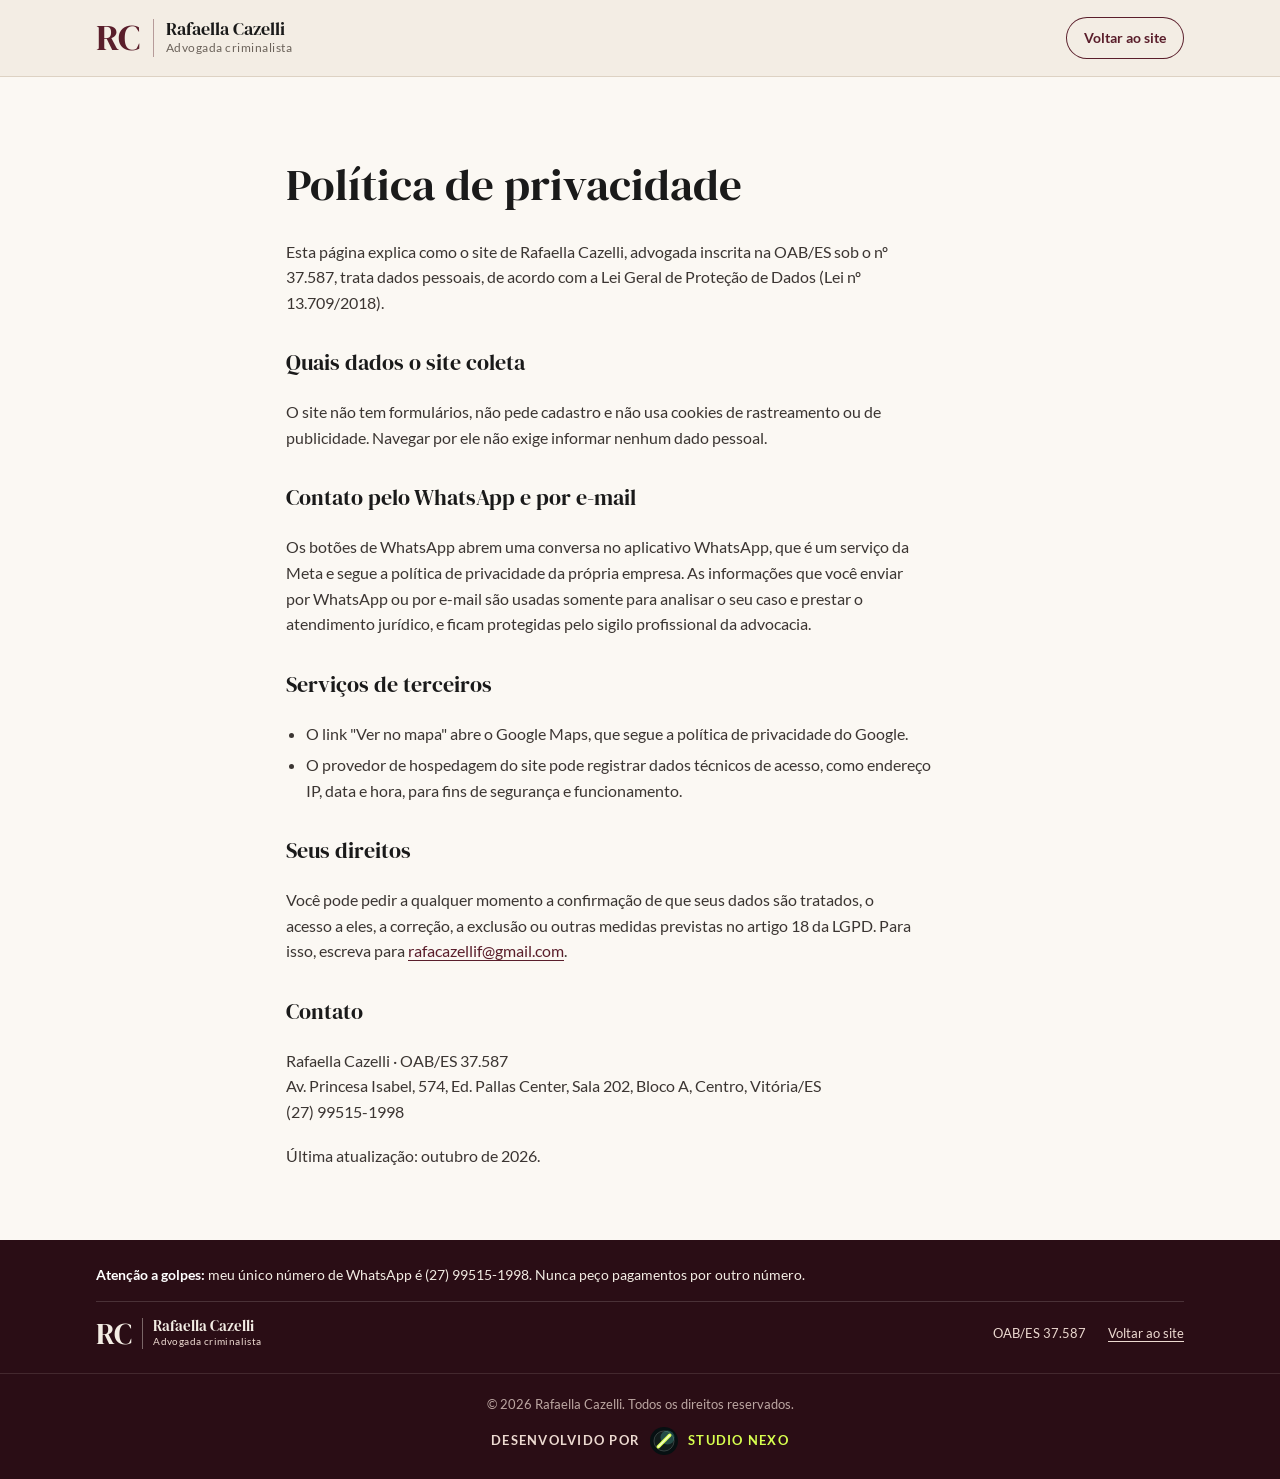
<file: privacidade.html>
<!doctype html>
<html lang="pt-BR">
<head>
  <meta charset="utf-8">
  <meta name="viewport" content="width=device-width, initial-scale=1, viewport-fit=cover">
  <meta http-equiv="Content-Security-Policy" content="default-src 'self'; script-src 'self'; style-src 'self'; font-src 'self'; img-src 'self' data:; connect-src 'none'; object-src 'none'; base-uri 'self'; form-action 'none'; upgrade-insecure-requests">
  <meta name="robots" content="max-image-preview:none">
  <meta name="referrer" content="strict-origin-when-cross-origin">
  <title>Política de privacidade · Rafaella Cazelli</title>
  <meta name="description" content="Como o site de Rafaella Cazelli, advogada criminalista, trata dados pessoais.">
  <meta name="theme-color" content="#5a1e2b">
  <link rel="canonical" href="https://rafaellacazelli.adv.br/privacidade">
  <link rel="icon" href="/favicon.ico" sizes="48x48">
  <link rel="icon" type="image/png" sizes="192x192" href="assets/img/icon-192.png">
  <link rel="icon" type="image/png" sizes="96x96" href="assets/img/icon-96.png">
  <link rel="apple-touch-icon" href="assets/img/apple-touch-icon.png">
  <script src="assets/js/early.js"></script>
  <link rel="preload" href="assets/fonts/dm-serif-display-400-latin.woff2" as="font" type="font/woff2" crossorigin>
  <link rel="preload" href="assets/fonts/lato-400-latin.woff2" as="font" type="font/woff2" crossorigin>
  <link rel="stylesheet" href="assets/css/fonts.css">
  <link rel="stylesheet" href="assets/css/style.css">
</head>
<body>
  <header class="nav is-solid is-static">
    <div class="wrap">
      <a href="index.html" aria-label="Rafaella Cazelli, voltar ao site"><span class="lockup"><strong>RC</strong><i></i><span><b>Rafaella Cazelli</b>Advogada criminalista</span></span></a>
      <a class="btn small line" href="index.html">Voltar ao site</a>
    </div>
  </header>

  <main class="doc">
    <div class="wrap">
      <h1>Política de privacidade</h1>
      <p>Esta página explica como o site de Rafaella Cazelli, advogada inscrita na OAB/ES sob o nº 37.587, trata dados pessoais, de acordo com a Lei Geral de Proteção de Dados (Lei nº 13.709/2018).</p>

      <h2>Quais dados o site coleta</h2>
      <p>O site não tem formulários, não pede cadastro e não usa cookies de rastreamento ou de publicidade. Navegar por ele não exige informar nenhum dado pessoal.</p>

      <h2>Contato pelo WhatsApp e por e-mail</h2>
      <p>Os botões de WhatsApp abrem uma conversa no aplicativo WhatsApp, que é um serviço da Meta e segue a política de privacidade da própria empresa. As informações que você enviar por WhatsApp ou por e-mail são usadas somente para analisar o seu caso e prestar o atendimento jurídico, e ficam protegidas pelo sigilo profissional da advocacia.</p>

      <h2>Serviços de terceiros</h2>
      <ul>
        <li>O link "Ver no mapa" abre o Google Maps, que segue a política de privacidade do Google.</li>
        <li>O provedor de hospedagem do site pode registrar dados técnicos de acesso, como endereço IP, data e hora, para fins de segurança e funcionamento.</li>
      </ul>

      <h2>Seus direitos</h2>
      <p>Você pode pedir a qualquer momento a confirmação de que seus dados são tratados, o acesso a eles, a correção, a exclusão ou outras medidas previstas no artigo 18 da LGPD. Para isso, escreva para <a href="mailto:rafacazellif@gmail.com">rafacazellif@gmail.com</a>.</p>

      <h2>Contato</h2>
      <p>Rafaella Cazelli · OAB/ES 37.587<br>Av. Princesa Isabel, 574, Ed. Pallas Center, Sala 202, Bloco A, Centro, Vitória/ES<br>(27) 99515-1998</p>

      <p>Última atualização: outubro de 2026.</p>
    </div>
  </main>

  <footer class="footer">
    <div class="wrap">
      <p class="footer-alert"><b>Atenção a golpes:</b> meu único número de WhatsApp é (27) 99515-1998. Nunca peço pagamentos por outro número.</p>
      <span class="lockup on-dark small"><strong>RC</strong><i></i><span><b>Rafaella Cazelli</b>Advogada criminalista</span></span>
      <div class="footer-meta"><span>OAB/ES 37.587</span><a href="index.html">Voltar ao site</a></div>
    </div>
    <div class="footer-bottom">
      <p class="copyright">© 2026 Rafaella Cazelli. Todos os direitos reservados.</p>
      <a class="dev-credit" href="https://www.studionexo.dev.br/" target="_blank" rel="noopener"><span>Desenvolvido por</span><img src="assets/img/studio-nexo.svg" width="28" height="28" alt=""><b>Studio Nexo</b></a>
    </div>
  </footer>
</body>
</html>
</file>
<file: assets/css/fonts.css>
/* Fontes servidas pelo próprio site (DM Serif Display e Lato, licença SIL Open Font License 1.1). */
/* DM Serif Display 400, latin-ext */
@font-face {
  font-family: "DM Serif Display";
  font-style: normal;
  font-weight: 400;
  font-display: swap;
  src: url("../fonts/dm-serif-display-400-latin-ext.woff2") format("woff2");
  unicode-range: U+0100-02BA, U+02BD-02C5, U+02C7-02CC, U+02CE-02D7, U+02DD-02FF, U+0304, U+0308, U+0329, U+1D00-1DBF, U+1E00-1E9F, U+1EF2-1EFF, U+2020, U+20A0-20AB, U+20AD-20C4, U+2113, U+2C60-2C7F, U+A720-A7FF;
}
/* DM Serif Display 400, latin */
@font-face {
  font-family: "DM Serif Display";
  font-style: normal;
  font-weight: 400;
  font-display: swap;
  src: url("../fonts/dm-serif-display-400-latin.woff2") format("woff2");
  unicode-range: U+0000-00FF, U+0131, U+0152-0153, U+02BB-02BC, U+02C6, U+02DA, U+02DC, U+0304, U+0308, U+0329, U+2000-206F, U+20AC, U+2122, U+2191, U+2193, U+2212, U+2215, U+FEFF, U+FFFD;
}
/* Lato 400, latin-ext */
@font-face {
  font-family: "Lato";
  font-style: normal;
  font-weight: 400;
  font-display: swap;
  src: url("../fonts/lato-400-latin-ext.woff2") format("woff2");
  unicode-range: U+0100-02BA, U+02BD-02C5, U+02C7-02CC, U+02CE-02D7, U+02DD-02FF, U+0304, U+0308, U+0329, U+1D00-1DBF, U+1E00-1E9F, U+1EF2-1EFF, U+2020, U+20A0-20AB, U+20AD-20C4, U+2113, U+2C60-2C7F, U+A720-A7FF;
}
/* Lato 400, latin */
@font-face {
  font-family: "Lato";
  font-style: normal;
  font-weight: 400;
  font-display: swap;
  src: url("../fonts/lato-400-latin.woff2") format("woff2");
  unicode-range: U+0000-00FF, U+0131, U+0152-0153, U+02BB-02BC, U+02C6, U+02DA, U+02DC, U+0304, U+0308, U+0329, U+2000-206F, U+20AC, U+2122, U+2191, U+2193, U+2212, U+2215, U+FEFF, U+FFFD;
}
/* Lato 700, latin-ext */
@font-face {
  font-family: "Lato";
  font-style: normal;
  font-weight: 700;
  font-display: swap;
  src: url("../fonts/lato-700-latin-ext.woff2") format("woff2");
  unicode-range: U+0100-02BA, U+02BD-02C5, U+02C7-02CC, U+02CE-02D7, U+02DD-02FF, U+0304, U+0308, U+0329, U+1D00-1DBF, U+1E00-1E9F, U+1EF2-1EFF, U+2020, U+20A0-20AB, U+20AD-20C4, U+2113, U+2C60-2C7F, U+A720-A7FF;
}
/* Lato 700, latin */
@font-face {
  font-family: "Lato";
  font-style: normal;
  font-weight: 700;
  font-display: swap;
  src: url("../fonts/lato-700-latin.woff2") format("woff2");
  unicode-range: U+0000-00FF, U+0131, U+0152-0153, U+02BB-02BC, U+02C6, U+02DA, U+02DC, U+0304, U+0308, U+0329, U+2000-206F, U+20AC, U+2122, U+2191, U+2193, U+2212, U+2215, U+FEFF, U+FFFD;
}
</file>
<file: assets/css/style.css>
/* Rafaella Cazelli · Advocacia Criminal
   Conceito: o caminho de um processo criminal. Topo bordô escuro com a foto em arco,
   o prazo de 24 horas da custódia como peça central e seções claras e calmas em volta.
   Títulos em DM Serif Display, texto em Lato. */

:root {
  --wine: #5a1e2b;
  --wine-d: #461722;
  --wine-dd: #2a0d15;
  --wine-l: #7a3343;
  --cream: #f3ede4;
  --paper: #fbf8f3;
  --white: #ffffff;
  --stone: #6b625a;
  --ink: #1a1a1a;
  --body: #3b3532;
  --rule: #ddd2c3;
  --blush: #ecd9d0;
  --rose: #d6ada2;
  --live: #2f8a57;

  --serif: "DM Serif Display", Georgia, "Times New Roman", serif;
  --sans: "Lato", system-ui, -apple-system, "Segoe UI", sans-serif;

  --gutter: clamp(16px, 5vw, 56px);
  --max: 1200px;
  --nav-h: 76px;
  --ease: cubic-bezier(.2, .7, .2, 1);

  color-scheme: light;
}

*, *::before, *::after { box-sizing: border-box; }
html { -webkit-text-size-adjust: 100%; }
html { scroll-behavior: smooth; }

body {
  margin: 0;
  background: var(--cream);
  color: var(--ink);
  font-family: var(--sans);
  font-size: 16px;
  line-height: 1.6;
  -webkit-font-smoothing: antialiased;
}

img { display: block; max-width: 100%; height: auto; }
[hidden] { display: none !important; }
a { color: inherit; text-decoration: none; }
button { font: inherit; color: inherit; }
h1, h2, h3, h4 { font-family: var(--serif); font-weight: 400; margin: 0; text-wrap: balance; }
p { margin: 0; }
::selection { background: var(--wine); color: var(--cream); }

a:focus-visible, button:focus-visible, summary:focus-visible, [tabindex]:focus-visible {
  outline: 2px solid var(--wine);
  outline-offset: 3px;
}
.hero a:focus-visible, .contact a:focus-visible, .contact button:focus-visible, .nav:not(.is-solid) a:focus-visible { outline-color: var(--cream); }

.wrap {
  width: 100%; max-width: var(--max); margin-inline: auto;
  padding-left: max(var(--gutter), env(safe-area-inset-left, 0px));
  padding-right: max(var(--gutter), env(safe-area-inset-right, 0px));
}

.skip {
  position: absolute; left: 16px; top: -60px; z-index: 60;
  background: var(--wine); color: var(--cream); padding: 10px 16px; border-radius: 6px; font-weight: 700;
}
.skip:focus { top: 12px; }
.sr-only { position: absolute; width: 1px; height: 1px; overflow: hidden; clip-path: inset(50%); white-space: nowrap; }

[id] { scroll-margin-top: calc(var(--nav-h) - 2px); }

/* ---------- Animações ---------- */
@keyframes rise { from { opacity: 0; transform: translateY(18px); } to { opacity: 1; transform: none; } }
@keyframes word { from { opacity: 0; transform: translateY(0.55em) rotate(2deg); } to { opacity: 1; transform: none; } }
@keyframes reveal { from { opacity: 0; transform: translateY(-4px); } to { opacity: 1; transform: none; } }
@keyframes pulse { from { transform: scale(1); opacity: .6; } to { transform: scale(2.8); opacity: 0; } }
@keyframes ticker { to { transform: translateX(-50%); } }
@keyframes cardIn { from { opacity: 0; transform: translateY(16px); } to { opacity: 1; transform: none; } }

/* Revelação ao rolar: só some o que ainda está fora da tela quando a página abre */
.pre { opacity: 0; transform: translateY(26px); }
.pre.is-in { opacity: 1; transform: none; transition: opacity .8s var(--ease), transform .8s var(--ease); }
.pre-clip { clip-path: inset(0 0 100% 0); }
.pre-clip.is-in { clip-path: inset(0 0 0 0); transition: clip-path 1.1s var(--ease); }

.split .w { display: inline-block; white-space: pre; animation: word .8s var(--ease) both; }

/* ---------- Logotipo ---------- */
.lockup { display: inline-flex; align-items: center; gap: 0.75em; font-size: 16px; flex: none; }
.lockup strong { font-family: var(--serif); font-weight: 400; font-size: 2.3em; line-height: 1; letter-spacing: 0.01em; color: var(--wine); transition: color .3s ease; }
.lockup i { width: 1px; align-self: stretch; background: currentColor; opacity: 0.4; color: var(--wine); }
.lockup span { display: grid; font-size: 0.78em; line-height: 1.35; letter-spacing: 0.04em; color: var(--stone); transition: color .3s ease; }
.lockup span b { font-family: var(--serif); font-weight: 400; font-size: 1.45em; line-height: 1.15; letter-spacing: 0; color: var(--ink); transition: color .3s ease; }
.lockup.on-dark strong, .lockup.on-dark i { color: var(--cream); }
.lockup.on-dark span { color: var(--blush); }
.lockup.on-dark span b { color: var(--cream); }
.lockup.small { font-size: 13px; }

/* ---------- Botões ---------- */
.btn {
  position: relative; display: inline-flex; align-items: center; gap: 10px;
  padding: 14px 24px; border-radius: 999px; border: 0; cursor: pointer;
  background: var(--wine); color: var(--cream);
  font-size: 15.5px; font-weight: 700; white-space: nowrap;
  transition: background-color .2s ease, color .2s ease, box-shadow .2s ease, transform .25s var(--ease);
}
.btn svg { width: 19px; height: 19px; flex: none; }
.btn:hover { background: var(--wine-d); box-shadow: 0 10px 24px rgba(58, 17, 26, 0.25); }
.btn.light { background: var(--cream); color: var(--wine); }
.btn.light:hover { background: var(--white); box-shadow: 0 12px 30px rgba(0, 0, 0, 0.3); }
.btn.ghost { background: transparent; color: var(--cream); box-shadow: inset 0 0 0 1px rgba(243, 237, 228, 0.45); }
.btn.ghost:hover { background: rgba(243, 237, 228, 0.1); box-shadow: inset 0 0 0 1px var(--cream); }
.btn.line { background: transparent; color: var(--wine); box-shadow: inset 0 0 0 1px var(--wine); }
.btn.line:hover { background: rgba(90, 30, 43, 0.07); }
.btn.small { padding: 10px 18px; font-size: 14px; }

/* ---------- Topo fixo ---------- */
.nav {
  position: fixed; top: 0; left: 0; right: 0; z-index: 40;
  padding-top: env(safe-area-inset-top, 0px);
  color: var(--cream);
  border-bottom: 1px solid transparent;
  transition: background-color .35s ease, border-color .35s ease, color .35s ease, backdrop-filter .35s ease;
}
.nav .wrap { display: flex; align-items: center; justify-content: space-between; gap: 16px; min-height: var(--nav-h); position: relative; }
.nav.is-solid { background: rgba(243, 237, 228, 0.94); backdrop-filter: blur(10px); border-bottom-color: var(--rule); color: var(--ink); }
.nav.is-static { position: sticky; }
.nav:not(.is-solid) .lockup strong, .nav:not(.is-solid) .lockup i, .nav:not(.is-solid) .lockup span b { color: var(--cream); }
.nav:not(.is-solid) .lockup span { color: var(--blush); }

.nav-links { display: flex; gap: 28px; font-size: 15px; }
.nav-links a { position: relative; padding-block: 6px; opacity: .78; transition: opacity .2s ease, color .2s ease; }
.nav-links a::after {
  content: ""; position: absolute; left: 0; right: 0; bottom: 0; height: 1.5px; background: currentColor;
  transform: scaleX(0); transform-origin: left; transition: transform .35s var(--ease);
}
.nav-links a:hover, .nav-links a.is-active { opacity: 1; }
.nav-links a:hover::after, .nav-links a.is-active::after { transform: scaleX(1); }
.nav.is-solid .nav-links a { color: var(--stone); opacity: 1; }
.nav.is-solid .nav-links a:hover, .nav.is-solid .nav-links a.is-active { color: var(--wine); }

.nav:not(.is-solid) .nav-wa { background: var(--cream); color: var(--wine); }
.nav:not(.is-solid) .nav-wa:hover { background: var(--white); }

.progress {
  position: absolute; left: 0; bottom: -1px; height: 2px; width: 100%;
  background: currentColor; transform-origin: left; transform: scaleX(0); opacity: .8;
}
.nav.is-solid .progress { background: var(--wine); }

.menu-btn {
  display: none; align-items: center; justify-content: center; flex-direction: column; gap: 4px;
  width: 44px; height: 44px; border-radius: 999px; cursor: pointer;
  border: 1px solid rgba(243, 237, 228, 0.4); background: transparent;
}
.menu-btn span { width: 18px; height: 2px; background: currentColor; transition: transform .25s ease, opacity .25s ease; }
.nav.is-solid .menu-btn { border-color: var(--rule); background: var(--paper); color: var(--wine); }
.menu-btn[aria-expanded="true"] span:nth-child(1) { transform: translateY(6px) rotate(45deg); }
.menu-btn[aria-expanded="true"] span:nth-child(2) { opacity: 0; }
.menu-btn[aria-expanded="true"] span:nth-child(3) { transform: translateY(-6px) rotate(-45deg); }

/* ---------- Abertura (bordô escuro) ---------- */
.hero {
  position: relative; isolation: isolate; overflow: hidden;
  color: var(--cream);
  background:
    radial-gradient(90% 70% at 78% 18%, rgba(122, 51, 67, 0.9) 0%, rgba(90, 30, 43, 0) 60%),
    radial-gradient(70% 60% at 10% 100%, rgba(42, 13, 21, 0.9) 0%, rgba(42, 13, 21, 0) 70%),
    var(--wine);
  padding-top: calc(var(--nav-h) + env(safe-area-inset-top, 0px));
  --mx: 0; --my: 0; --sy: 0;
}
.hero-grain {
  position: absolute; inset: 0; z-index: -1; opacity: .09; mix-blend-mode: overlay; pointer-events: none;
  background-size: 180px 180px;
}
.hero-mono {
  position: absolute; z-index: -1; right: -3vw; bottom: -9vw;
  font-family: var(--serif); font-size: clamp(260px, 44vw, 720px); line-height: .8;
  color: transparent; -webkit-text-stroke: 1px rgba(236, 217, 208, 0.1);
  transform: translate3d(calc(var(--mx) * 18px), calc(var(--my) * 12px + var(--sy) * -60px), 0);
  pointer-events: none; user-select: none;
}
.hero-grid {
  display: grid; grid-template-columns: minmax(0, 1fr) minmax(0, 1fr);
  gap: clamp(28px, 4vw, 64px); align-items: end;
  padding-top: clamp(28px, 5vw, 64px);
}
.hero-text { display: grid; gap: 22px; padding-bottom: clamp(32px, 5vw, 72px); align-self: center; }
.hero-text > :not(h1) { animation: rise .9s var(--ease) both; }
.hero-text > .lead { animation-delay: .45s; }
.hero-text > .btns { animation-delay: .55s; }
.hero-text > .live-pill { animation-delay: .65s; }
.kicker { font-size: 16px; font-weight: 700; color: var(--blush); }
.hero h1 { font-size: clamp(2.6rem, 5vw, 4.5rem); line-height: 1.02; letter-spacing: -0.012em; color: var(--cream); }
.lead { color: var(--blush); font-size: clamp(16.5px, 1.4vw, 19px); max-width: 44ch; }
.btns { display: flex; flex-wrap: wrap; gap: 12px; }
.live-pill {
  justify-self: start; display: inline-flex; align-items: center; gap: 10px;
  padding: 8px 14px 8px 12px; border-radius: 999px; font-size: 14px; color: var(--cream);
  background: rgba(243, 237, 228, 0.08); box-shadow: inset 0 0 0 1px rgba(243, 237, 228, 0.18);
}
.live { position: relative; width: 9px; height: 9px; border-radius: 50%; background: #48b27a; flex: none; }
.live::after { content: ""; position: absolute; inset: 0; border-radius: 50%; background: #48b27a; animation: pulse 2s ease-out infinite; }

.hero-figure {
  position: relative; margin: 0; align-self: end;
  transform: translate3d(calc(var(--mx) * -10px), calc(var(--sy) * 50px), 0);
  animation: rise 1.1s .2s var(--ease) both;
}
.arch {
  position: absolute; left: 7%; right: 7%; top: 13%; bottom: 0;
  border-radius: 999px 999px 0 0;
  background: linear-gradient(172deg, #f2e2da 0%, #dcb4a9 58%, #c18c80 100%);
  box-shadow: 0 40px 80px rgba(20, 5, 9, 0.35);
  transform: translate3d(calc(var(--mx) * 8px), calc(var(--my) * 6px), 0);
}
.hero-figure img { position: relative; width: 100%; filter: drop-shadow(0 18px 30px rgba(20, 5, 9, 0.25)); }
.hero-tag {
  position: absolute; left: -6%; bottom: 14%; z-index: 2;
  display: grid; padding: 12px 18px; border-radius: 10px;
  background: rgba(251, 248, 243, 0.96); color: var(--ink); box-shadow: 0 16px 40px rgba(20, 5, 9, 0.3);
  font-size: 13px; line-height: 1.35;
  transform: translate3d(calc(var(--mx) * -16px), calc(var(--my) * -10px), 0);
}
.hero-tag b { font-family: var(--serif); font-weight: 400; font-size: 18px; color: var(--wine); }
.hero-tag span { color: var(--stone); }

/* Caminho do processo */
.path { position: relative; border-top: 1px solid rgba(236, 217, 208, 0.22); padding-block: 22px 26px; display: grid; gap: 14px; }
.path-title { font-size: 14px; color: var(--blush); }
.path ol { list-style: none; margin: 0; padding: 0; display: grid; grid-template-columns: repeat(6, minmax(0, 1fr)); position: relative; }
.path ol::before { content: ""; position: absolute; left: 6px; right: 6px; top: 6px; height: 1px; background: rgba(236, 217, 208, 0.3); }
.path li a { position: relative; display: grid; gap: 10px; padding-right: 8px; font-size: 15px; color: var(--cream); opacity: .85; transition: opacity .2s ease; }
.path li a:hover { opacity: 1; }
.path-dot { width: 13px; height: 13px; border-radius: 50%; background: var(--wine); box-shadow: inset 0 0 0 1.5px var(--blush); transition: background-color .25s ease, transform .25s var(--ease); }
.path li a:hover .path-dot { background: var(--cream); transform: scale(1.25); }
.path li:nth-child(3) .path-dot { background: var(--blush); }

/* ---------- Faixa de crimes ---------- */
.ticker { background: var(--paper); border-bottom: 1px solid var(--rule); overflow: hidden; padding-block: 18px; }
.ticker-track { display: flex; width: max-content; animation: ticker 55s linear infinite; }
.ticker:hover .ticker-track, .ticker:focus-within .ticker-track { animation-play-state: paused; }
.ticker-set { display: flex; }
.tick-item {
  display: inline-flex; align-items: center; gap: 26px; padding-right: 26px;
  font-family: var(--serif); font-size: clamp(1.25rem, 2vw, 1.6rem); color: var(--ink); white-space: nowrap;
  transition: color .2s ease;
}
.tick-item::after { content: ""; width: 7px; height: 7px; border-radius: 50%; background: var(--rose); }
.tick-item:hover { color: var(--wine); }

/* ---------- Seções ---------- */
.section { padding-block: clamp(64px, 9vw, 120px); }
.section.paper { background: var(--paper); }
.section-head { display: grid; gap: 10px; margin-bottom: clamp(28px, 4vw, 44px); }
.section-head h2, .urgent h2, .about h2 { font-size: clamp(2.1rem, 4.4vw, 3.4rem); line-height: 1.05; letter-spacing: -0.01em; }
.hint { font-size: 16px; color: var(--stone); max-width: 56ch; }

/* ---------- Urgência: 24 horas ---------- */
.urgent { background: var(--paper); padding-block: clamp(64px, 9vw, 120px); }
.urgent-grid { display: grid; grid-template-columns: minmax(0, 0.9fr) minmax(0, 1.1fr); gap: clamp(32px, 6vw, 96px); align-items: center; }
.dial { position: relative; width: min(100%, 440px); justify-self: center; aspect-ratio: 1; }
.dial-svg { width: 100%; height: 100%; overflow: visible; }
.dial-track { fill: none; stroke: var(--rule); stroke-width: 10; }
.dial-arc { fill: none; stroke: var(--wine); stroke-width: 10; stroke-linecap: round; stroke-dasharray: 100; stroke-dashoffset: 0; }
.tick { stroke: var(--rose); stroke-width: 2; stroke-linecap: round; }
.tick.major { stroke: var(--wine); stroke-width: 3; }
.dial-num { font-family: var(--sans); font-size: 12px; fill: var(--stone); text-anchor: middle; }
.dial-marker { fill: var(--wine); stroke: var(--paper); stroke-width: 4; }
.dial-hand { transform-origin: 150px 150px; transform: rotate(360deg); }
.dial-center { position: absolute; inset: 0; display: grid; place-content: center; text-align: center; gap: 6px; pointer-events: none; }
.dial-center strong { font-family: var(--serif); font-weight: 400; font-size: clamp(3rem, 7vw, 4.6rem); line-height: 1; color: var(--wine); }
.dial-center span { font-size: 13.5px; color: var(--stone); max-width: 16ch; margin-inline: auto; line-height: 1.35; }
/* quando o relógio entra na tela, o arco e o ponteiro percorrem as 24 horas */
.js .dial.pre .dial-arc, .js .dial.is-armed .dial-arc { stroke-dashoffset: 100; }
.js .dial.pre .dial-hand, .js .dial.is-armed .dial-hand { transform: rotate(0deg); }
.js .dial.is-in .dial-arc { stroke-dashoffset: 0; transition: stroke-dashoffset 2.2s .25s var(--ease); }
.js .dial.is-in .dial-hand { transform: rotate(360deg); transition: transform 2.2s .25s var(--ease); }
.dial.pre { opacity: 1; transform: none; }

.urgent-text { display: grid; gap: 22px; }
.urgent-text > p { font-size: 17px; color: var(--stone); max-width: 58ch; }
.urgent-list { list-style: none; margin: 0; padding: 0; display: grid; gap: 0; counter-reset: u; border-top: 1px solid var(--rule); }
.urgent-list li {
  counter-increment: u; display: grid; grid-template-columns: 44px minmax(0, 1fr); gap: 12px; align-items: baseline;
  padding-block: 14px; border-bottom: 1px solid var(--rule); font-size: 16px; color: var(--body);
}
.urgent-list li::before { content: counter(u); font-family: var(--serif); font-size: 1.6rem; color: var(--wine); line-height: 1; }
.urgent-text .btn { justify-self: start; }

/* ---------- Áreas de atuação (abas) ---------- */
.tabs { position: relative; display: flex; flex-wrap: wrap; gap: 2px 4px; border-bottom: 1px solid var(--rule); margin-bottom: 30px; }
html:not(.js) .tabs { display: none; }
.tab {
  border: 0; background: none; padding: 14px 16px; cursor: pointer;
  font-size: 16px; color: var(--stone); transition: color .2s ease;
}
.tab:hover { color: var(--wine); }
.tab[aria-selected="true"] { color: var(--wine); font-weight: 700; }
.tab-indicator {
  position: absolute; left: 0; bottom: -1px; height: 2px; width: 0; background: var(--wine); border-radius: 2px;
  transition: transform .45s var(--ease), width .45s var(--ease);
}
.tab-panel:focus-visible { outline: 2px solid var(--wine); outline-offset: 6px; }
.tab-panel + .tab-panel { margin-top: 32px; }
.js .tab-panel + .tab-panel { margin-top: 0; }
.panel-title { font-size: 1.5rem; margin-bottom: 14px; }
.js .panel-title { position: absolute; width: 1px; height: 1px; overflow: hidden; clip-path: inset(50%); white-space: nowrap; }

.cards { display: grid; grid-template-columns: repeat(3, minmax(0, 1fr)); gap: 16px; }
.cards.n2, .cards.n4 { grid-template-columns: repeat(2, minmax(0, 1fr)); }
.cards.n1 { grid-template-columns: minmax(0, 560px); }
@media (min-width: 1140px) { .cards.n4 { grid-template-columns: repeat(4, minmax(0, 1fr)); } }
.card {
  position: relative; overflow: hidden; display: grid; gap: 10px; align-content: start;
  background: var(--white); border: 1px solid var(--rule); border-radius: 14px; padding: 26px 26px 22px;
  transition: transform .35s var(--ease), box-shadow .35s var(--ease), border-color .35s ease;
}
.card::before {
  content: ""; position: absolute; inset: 0 auto auto 0; width: 100%; height: 3px; background: var(--wine);
  transform: scaleX(0); transform-origin: left; transition: transform .45s var(--ease);
}
.card:hover { transform: translateY(-4px); box-shadow: 0 22px 44px rgba(58, 17, 26, 0.12); border-color: #cdb9a3; }
.card:hover::before { transform: scaleX(1); }
.js .tab-panel:not([hidden]) .card { animation: cardIn .55s var(--ease) both; }
.js .tab-panel:not([hidden]) .card:nth-child(2) { animation-delay: .07s; }
.js .tab-panel:not([hidden]) .card:nth-child(3) { animation-delay: .14s; }
.js .tab-panel:not([hidden]) .card:nth-child(4) { animation-delay: .21s; }
.card h4 { font-size: 1.45rem; line-height: 1.15; color: var(--wine); }
.card p { font-size: 15.5px; color: var(--stone); }
.card-link {
  justify-self: start; margin-top: 8px; display: inline-flex; align-items: center; gap: 8px;
  font-size: 14.5px; font-weight: 700; color: var(--wine);
}
.card-link span { background: linear-gradient(currentColor, currentColor) left bottom / 100% 1px no-repeat; padding-bottom: 2px; transition: background-size .35s var(--ease); }
.card-link::after { content: ""; width: 18px; height: 1.5px; background: currentColor; transition: width .35s var(--ease); }
.card:hover .card-link::after { width: 30px; }

/* ---------- Como funciona o atendimento ---------- */
.steps-wrap { position: relative; --p: 0; }
.steps { list-style: none; margin: 0; padding: 0; display: grid; grid-template-columns: repeat(4, minmax(0, 1fr)); gap: clamp(18px, 3vw, 40px); position: relative; }
.steps-line { position: absolute; left: 22px; right: 22px; top: 22px; height: 2px; background: var(--rule); }
.steps-fill { position: absolute; inset: 0; background: var(--wine); transform-origin: left; transform: scaleX(var(--p)); }
.step { position: relative; display: grid; gap: 10px; align-content: start; }
.step-node {
  width: 46px; height: 46px; border-radius: 50%; display: grid; place-items: center;
  background: var(--paper); box-shadow: inset 0 0 0 2px var(--rule); color: var(--stone);
  font-family: var(--serif); font-size: 1.3rem; margin-bottom: 8px;
  transition: background-color .4s ease, color .4s ease, box-shadow .4s ease, transform .4s var(--ease);
}
.step.is-on .step-node { background: var(--wine); color: var(--cream); box-shadow: 0 0 0 6px rgba(90, 30, 43, 0.12); transform: scale(1.04); }
.step h3 { font-family: var(--sans); font-weight: 700; font-size: 17px; }
.step p { font-size: 15.5px; color: var(--stone); }

/* ---------- Sobre ---------- */
.about-grid { display: grid; grid-template-columns: minmax(0, 1fr) minmax(0, 1fr); gap: clamp(32px, 6vw, 96px); align-items: center; }
.about-photo { border-radius: 18px; overflow: hidden; aspect-ratio: 4 / 5; background: #cdb9a3; }
.about-photo img { width: 100%; height: 100%; object-fit: cover; object-position: 35% center; transition: transform 1.4s var(--ease); }
.about-photo.is-in img { transform: scale(1.02); }
.about-text { display: grid; gap: 22px; }
.about-text > p { color: var(--stone); font-size: 17.5px; max-width: 54ch; }
.about-text blockquote {
  margin: 0; padding-left: 22px; border-left: 3px solid var(--wine);
  font-family: var(--serif); font-size: clamp(1.5rem, 2.6vw, 2.1rem); line-height: 1.2; color: var(--wine); max-width: 24ch;
}
.facts { margin: 0; display: grid; grid-template-columns: repeat(3, minmax(0, 1fr)); border-top: 1px solid var(--rule); }
.facts div { padding: 16px 16px 0 0; display: grid; gap: 2px; }
.facts dt { font-size: 13.5px; color: var(--stone); }
.facts dd { margin: 0; font-weight: 700; font-size: 15.5px; }

/* ---------- Dúvidas ---------- */
.faq-grid { display: grid; grid-template-columns: minmax(0, 0.8fr) minmax(0, 1.2fr); gap: clamp(28px, 5vw, 80px); align-items: start; }
.faq-grid .section-head { margin-bottom: 0; position: sticky; top: calc(var(--nav-h) + 24px); }
.faq { display: grid; border-top: 1px solid var(--rule); }
.faq details { border-bottom: 1px solid var(--rule); }
.faq summary {
  cursor: pointer; list-style: none; display: flex; justify-content: space-between; align-items: center; gap: 18px;
  padding-block: 22px; font-weight: 700; font-size: 17.5px; transition: color .2s ease;
}
.faq summary:hover { color: var(--wine); }
.faq summary::-webkit-details-marker { display: none; }
.faq summary::after {
  content: ""; flex: none; width: 30px; height: 30px; border-radius: 50%;
  background:
    linear-gradient(var(--wine), var(--wine)) center / 12px 1.5px no-repeat,
    linear-gradient(var(--wine), var(--wine)) center / 1.5px 12px no-repeat;
  box-shadow: inset 0 0 0 1px var(--rule);
  transition: transform .35s var(--ease), background-color .2s ease;
}
.faq details[open] summary::after { transform: rotate(135deg); background-color: var(--cream); }
.faq-body { overflow: hidden; }
.faq-body p { padding-bottom: 22px; font-size: 16px; color: var(--stone); max-width: 62ch; }

/* ---------- Contato ---------- */
.contact {
  position: relative; overflow: hidden; color: var(--cream);
  background: radial-gradient(80% 90% at 85% 0%, rgba(122, 51, 67, 0.8) 0%, rgba(90, 30, 43, 0) 60%), var(--wine);
}
.contact .wrap { display: grid; gap: clamp(32px, 5vw, 56px); padding-block: clamp(72px, 10vw, 130px); }
.contact h2 { font-size: clamp(2.5rem, 6vw, 5rem); line-height: 1.0; letter-spacing: -0.012em; max-width: 14ch; }
.contact-cols { display: grid; grid-template-columns: repeat(3, minmax(0, 1fr)); gap: 16px; }
.contact-card {
  display: grid; gap: 4px; align-content: start; min-width: 0; overflow-wrap: anywhere;
  padding: 24px; border-radius: 16px; background: rgba(243, 237, 228, 0.06); box-shadow: inset 0 0 0 1px rgba(243, 237, 228, 0.16);
  transition: background-color .3s ease, transform .35s var(--ease);
}
.contact-card:hover { background: rgba(243, 237, 228, 0.1); transform: translateY(-3px); }
.contact-card small { font-size: 13.5px; color: var(--blush); }
.contact-card span { font-size: 17px; }
.acts { display: flex; flex-wrap: wrap; gap: 8px 18px; margin-top: 14px; }
.act {
  padding: 0 0 2px; border: 0; border-bottom: 1px solid rgba(243, 237, 228, 0.5); background: none;
  color: var(--cream); font-size: 14.5px; font-weight: 700; cursor: pointer; transition: border-color .2s ease;
}
.act:hover { border-bottom-color: var(--cream); }

/* ---------- Rodapé ---------- */
.footer { background: var(--wine-dd); color: var(--blush); font-size: 13px; }
.footer .wrap { display: flex; flex-wrap: wrap; justify-content: space-between; align-items: center; gap: 16px 24px; padding-block: 24px; }
.footer-meta { display: flex; flex-wrap: wrap; gap: 4px 22px; }
.footer-meta a { text-decoration: underline; text-underline-offset: 3px; }
.footer-bottom {
  display: grid; justify-items: center; gap: 12px; text-align: center;
  padding: 20px max(var(--gutter), env(safe-area-inset-left, 0px)) calc(24px + env(safe-area-inset-bottom, 0px));
  border-top: 1px solid rgba(243, 237, 228, 0.12);
}
.copyright { font-size: 13px; color: var(--blush); opacity: .75; }
.dev-credit {
  display: inline-flex; align-items: center; gap: 10px;
  font-size: 12.5px; font-weight: 700; letter-spacing: 0.1em; text-transform: uppercase; color: var(--blush);
  transition: opacity .2s ease;
}
.dev-credit img { width: 28px; height: 28px; transition: transform .35s var(--ease); }
.dev-credit b { color: #d7ff4f; }
.dev-credit:hover img { transform: rotate(-12deg) scale(1.06); }
.dev-credit:focus-visible { outline-color: #d7ff4f; }
.footer-alert {
  flex: 1 1 100%; margin: 0; padding-bottom: 16px; border-bottom: 1px solid rgba(243, 237, 228, 0.16);
  font-size: 14px; line-height: 1.5; color: var(--cream);
}
.footer-alert b { color: var(--white); }

/* ---------- WhatsApp flutuante e aviso ---------- */
.float {
  position: fixed; z-index: 35;
  right: max(16px, env(safe-area-inset-right, 0px)); bottom: calc(16px + env(safe-area-inset-bottom, 0px));
  display: inline-flex; align-items: center; gap: 8px; padding: 12px 18px 12px 14px; border-radius: 999px;
  background: var(--paper); color: var(--wine); border: 1.5px solid var(--wine);
  font-size: 15px; font-weight: 700; box-shadow: 0 10px 28px rgba(58, 17, 26, 0.28);
  transition: background-color .2s ease, color .2s ease, opacity .3s ease, transform .35s var(--ease);
}
.float:hover { background: var(--wine); color: var(--cream); }
.float svg { width: 20px; height: 20px; }
.float.is-hidden { opacity: 0; transform: translateY(16px) scale(.96); pointer-events: none; }

.toast {
  position: fixed; left: 50%; bottom: calc(24px + env(safe-area-inset-bottom, 0px)); transform: translateX(-50%); z-index: 50;
  background: var(--ink); color: var(--cream); padding: 10px 18px; border-radius: 999px; font-size: 14px;
  box-shadow: 0 10px 30px rgba(0, 0, 0, 0.25); animation: rise .3s var(--ease) both;
}

/* ---------- Página de texto (privacidade) ---------- */
.doc { background: var(--paper); }
.doc .wrap { max-width: 820px; padding-block: clamp(40px, 6vw, 72px); display: grid; gap: 18px; }
.doc h1 { font-size: clamp(2rem, 4vw, 2.8rem); }
.doc h2 { font-size: 1.4rem; margin-top: 12px; }
.doc p, .doc li { color: var(--body); max-width: 70ch; }
.doc ul { margin: 0; padding-left: 20px; display: grid; gap: 6px; }
.doc a { color: var(--wine); text-decoration: underline; text-underline-offset: 3px; }

/* ---------- Responsivo ---------- */
@media (max-width: 960px) {
  :root { --nav-h: 68px; }
  .nav-links {
    display: none; position: absolute; top: 100%; left: 0; right: 0;
    flex-direction: column; gap: 0; padding: 4px var(--gutter) 14px;
    background: var(--cream); color: var(--ink); border-bottom: 1px solid var(--rule); box-shadow: 0 14px 28px rgba(58, 17, 26, 0.1);
  }
  .nav-links.open { display: flex; animation: reveal .25s ease-out; }
  .nav-links a { padding-block: 14px; border-bottom: 1px solid var(--rule); font-size: 16px; color: var(--ink); opacity: 1; }
  .nav-links a::after { display: none; }
  .nav-links a:last-child { border-bottom: 0; }
  .nav-links a.is-active { color: var(--wine); font-weight: 700; }
  .menu-btn { display: inline-flex; }
  .nav .nav-wa { margin-left: auto; }

  .hero-grid { grid-template-columns: minmax(0, 1fr); }
  .hero-text { padding-bottom: 0; }
  .hero-figure { width: min(100%, 460px); justify-self: center; }
  .hero-tag { left: 0; }
  .urgent-grid, .about-grid, .faq-grid { grid-template-columns: minmax(0, 1fr); }
  .faq-grid .section-head { position: static; }
  .about-photo { aspect-ratio: 16 / 11; }
  .cards, .cards.n4 { grid-template-columns: repeat(2, minmax(0, 1fr)); }
  .steps { grid-template-columns: minmax(0, 1fr); row-gap: 30px; }
  .steps-line { left: 22px; right: auto; top: 22px; bottom: 22px; width: 2px; height: auto; }
  .steps-fill { transform-origin: top; transform: scaleY(var(--p)); }
  .step { grid-template-columns: 46px minmax(0, 1fr); column-gap: 18px; row-gap: 6px; }
  .step-node { grid-row: span 2; margin-bottom: 0; }
  .step h3 { align-self: center; }
  .path ol { grid-template-columns: repeat(6, minmax(110px, 1fr)); overflow-x: auto; padding-bottom: 6px; scrollbar-width: none; }
  .path ol::-webkit-scrollbar { display: none; }
  .path ol::before { right: auto; width: calc(6 * 110px - 12px); }
}
@media (max-width: 600px) {
  .nav .nav-wa { display: none; }
  .hero h1 { font-size: clamp(2.4rem, 11vw, 3.2rem); }
  .btns .btn { flex: 1 1 100%; justify-content: center; }
  .contact-cols, .facts, .cards, .cards.n2, .cards.n4, .cards.n1 { grid-template-columns: minmax(0, 1fr); }
  .facts div { padding-right: 0; padding-bottom: 12px; border-bottom: 1px solid var(--rule); }
  .tabs { border-bottom: 0; gap: 8px; }
  .tab { padding: 9px 15px; font-size: 14.5px; border-radius: 999px; background: var(--white); box-shadow: inset 0 0 0 1px var(--rule); }
  .tab[aria-selected="true"] { background: var(--wine); color: var(--cream); box-shadow: none; }
  .tab-indicator { display: none; }
  .card { padding: 22px 20px 20px; }
  .float span { position: absolute; width: 1px; height: 1px; overflow: hidden; clip-path: inset(50%); }
  .float { padding: 14px; }
}
</file>
